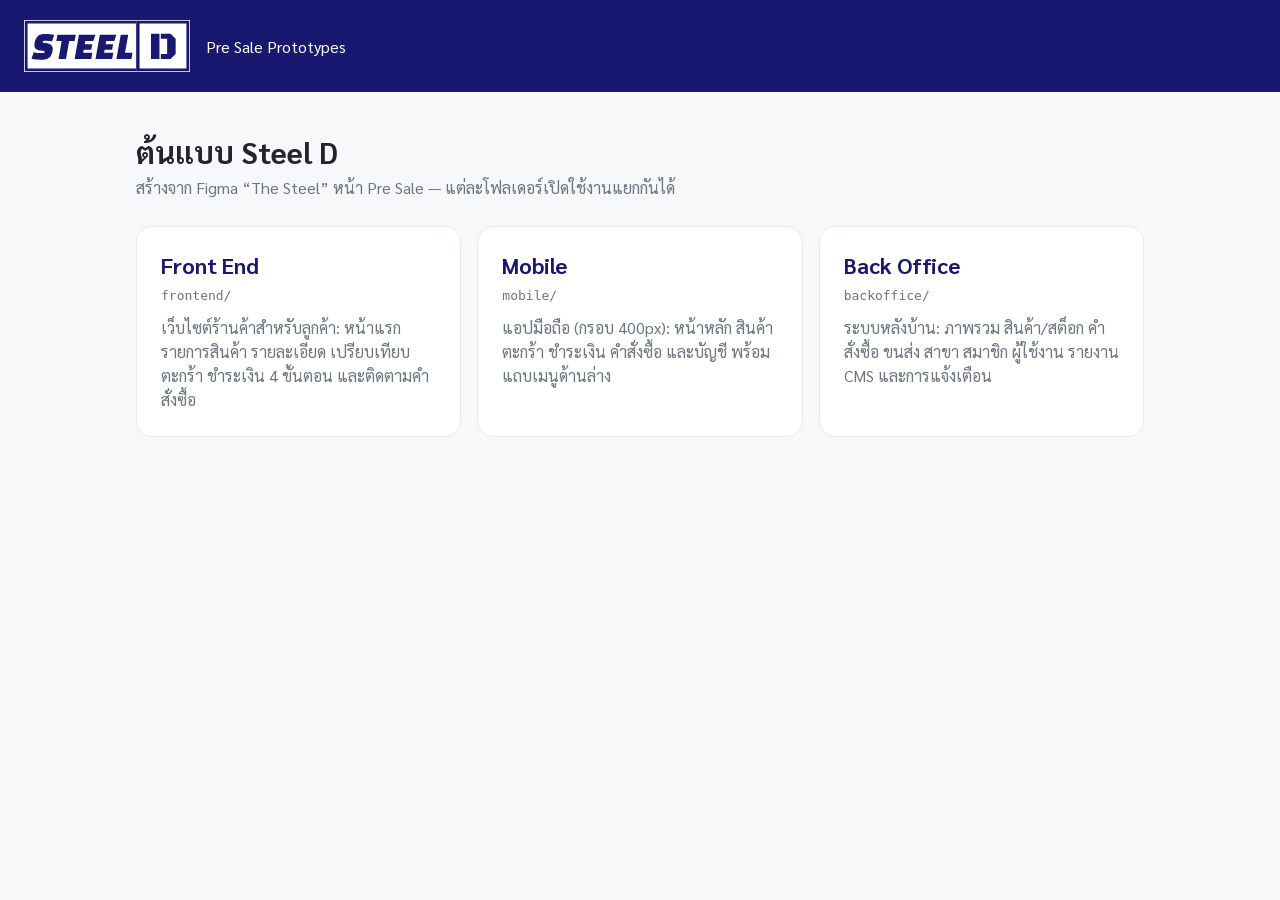
<file: index.html>
<!doctype html>
<html lang="th">
<head>
  <meta charset="utf-8">
  <meta name="viewport" content="width=device-width, initial-scale=1">
  <title>Steel D Prototypes</title>
  <link href="https://fonts.googleapis.com/css2?family=Sarabun:wght@400;600;700&display=swap" rel="stylesheet">
  <style>
    :root { --primary: #181871; --muted: #6b7580; --border: #e7eaed; --bg: #f7f8fa; }
    * { box-sizing: border-box; }
    body { margin: 0; font-family: 'Sarabun', system-ui, sans-serif; background: var(--bg); color: #22262b; }
    header { background: var(--primary); color: #fff; padding: 20px 24px; display: flex; align-items: center; gap: 16px; }
    header img { width: 166px; display: block; }
    main { max-width: 1040px; margin: 0 auto; padding: 40px 16px; }
    h1 { font-size: 30px; margin: 0 0 6px; }
    p.lead { color: var(--muted); margin: 0 0 28px; }
    .grid { display: grid; grid-template-columns: repeat(3, 1fr); gap: 16px; }
    a.card { background: #fff; border: 1px solid var(--border); border-radius: 16px; padding: 24px; text-decoration: none; color: inherit; transition: transform .15s, box-shadow .15s; display: block; }
    a.card:hover { transform: translateY(-2px); box-shadow: 0 12px 28px rgba(24,24,113,.12); }
    .card b { color: var(--primary); font-size: 22px; display: block; margin-bottom: 4px; }
    .card code { font-size: 13px; color: var(--muted); }
    .card p { color: var(--muted); line-height: 1.5; margin: 12px 0 0; }
    @media (max-width: 760px) { .grid { grid-template-columns: 1fr; } }
  </style>
</head>
<body>
  <header><img src="frontend/assets/logo.svg" alt="Steel D"><span>Pre Sale Prototypes</span></header>
  <main>
    <h1>ต้นแบบ Steel D</h1>
    <p class="lead">สร้างจาก Figma “The Steel” หน้า Pre Sale — แต่ละโฟลเดอร์เปิดใช้งานแยกกันได้</p>
    <div class="grid">
      <a class="card" href="frontend/index.html"><b>Front End</b><code>frontend/</code><p>เว็บไซต์ร้านค้าสำหรับลูกค้า: หน้าแรก รายการสินค้า รายละเอียด เปรียบเทียบ ตะกร้า ชำระเงิน 4 ขั้นตอน และติดตามคำสั่งซื้อ</p></a>
      <a class="card" href="mobile/index.html"><b>Mobile</b><code>mobile/</code><p>แอปมือถือ (กรอบ 400px): หน้าหลัก สินค้า ตะกร้า ชำระเงิน คำสั่งซื้อ และบัญชี พร้อมแถบเมนูด้านล่าง</p></a>
      <a class="card" href="backoffice/index.html"><b>Back Office</b><code>backoffice/</code><p>ระบบหลังบ้าน: ภาพรวม สินค้า/สต็อก คำสั่งซื้อ ขนส่ง สาขา สมาชิก ผู้ใช้งาน รายงาน CMS และการแจ้งเตือน</p></a>
    </div>
  </main>
</body>
</html>
</file>
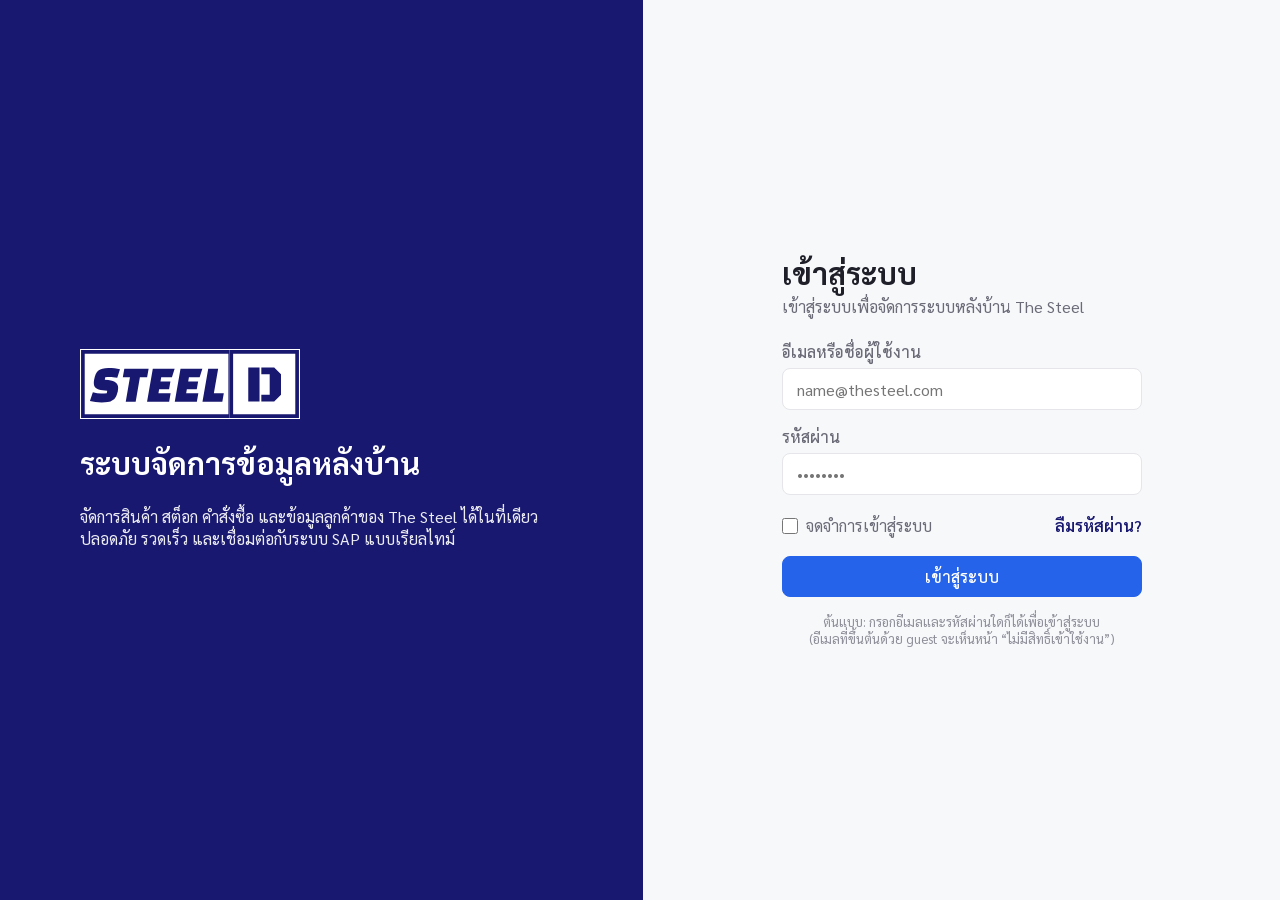
<file: backoffice/index.html>
<!doctype html>
<html lang="th">
<head>
  <meta charset="utf-8">
  <meta name="viewport" content="width=device-width, initial-scale=1">
  <title>Steel D Back Office</title>
  <link rel="icon" href="assets/favicon.png">
  <link rel="preconnect" href="https://fonts.googleapis.com">
  <link rel="preconnect" href="https://fonts.gstatic.com" crossorigin>
  <link href="https://fonts.googleapis.com/css2?family=Sarabun:wght@400;500;600;700&display=swap" rel="stylesheet">
  <link rel="stylesheet" href="css/style.css">
</head>
<body>
  <div id="app"></div>
  <script src="js/icons.js"></script>
  <script src="js/data.js"></script>
  <script src="js/ui.js"></script>
  <script src="js/app.js"></script>
  <script src="js/dashboard.js"></script>
  <script src="js/pages-core.js"></script>
  <script src="js/pages-products.js"></script>
  <script src="js/pages-ops.js"></script>
  <script src="js/pages-cms.js"></script>
  <script src="js/pages-more.js"></script>
</body>
</html>
</file>
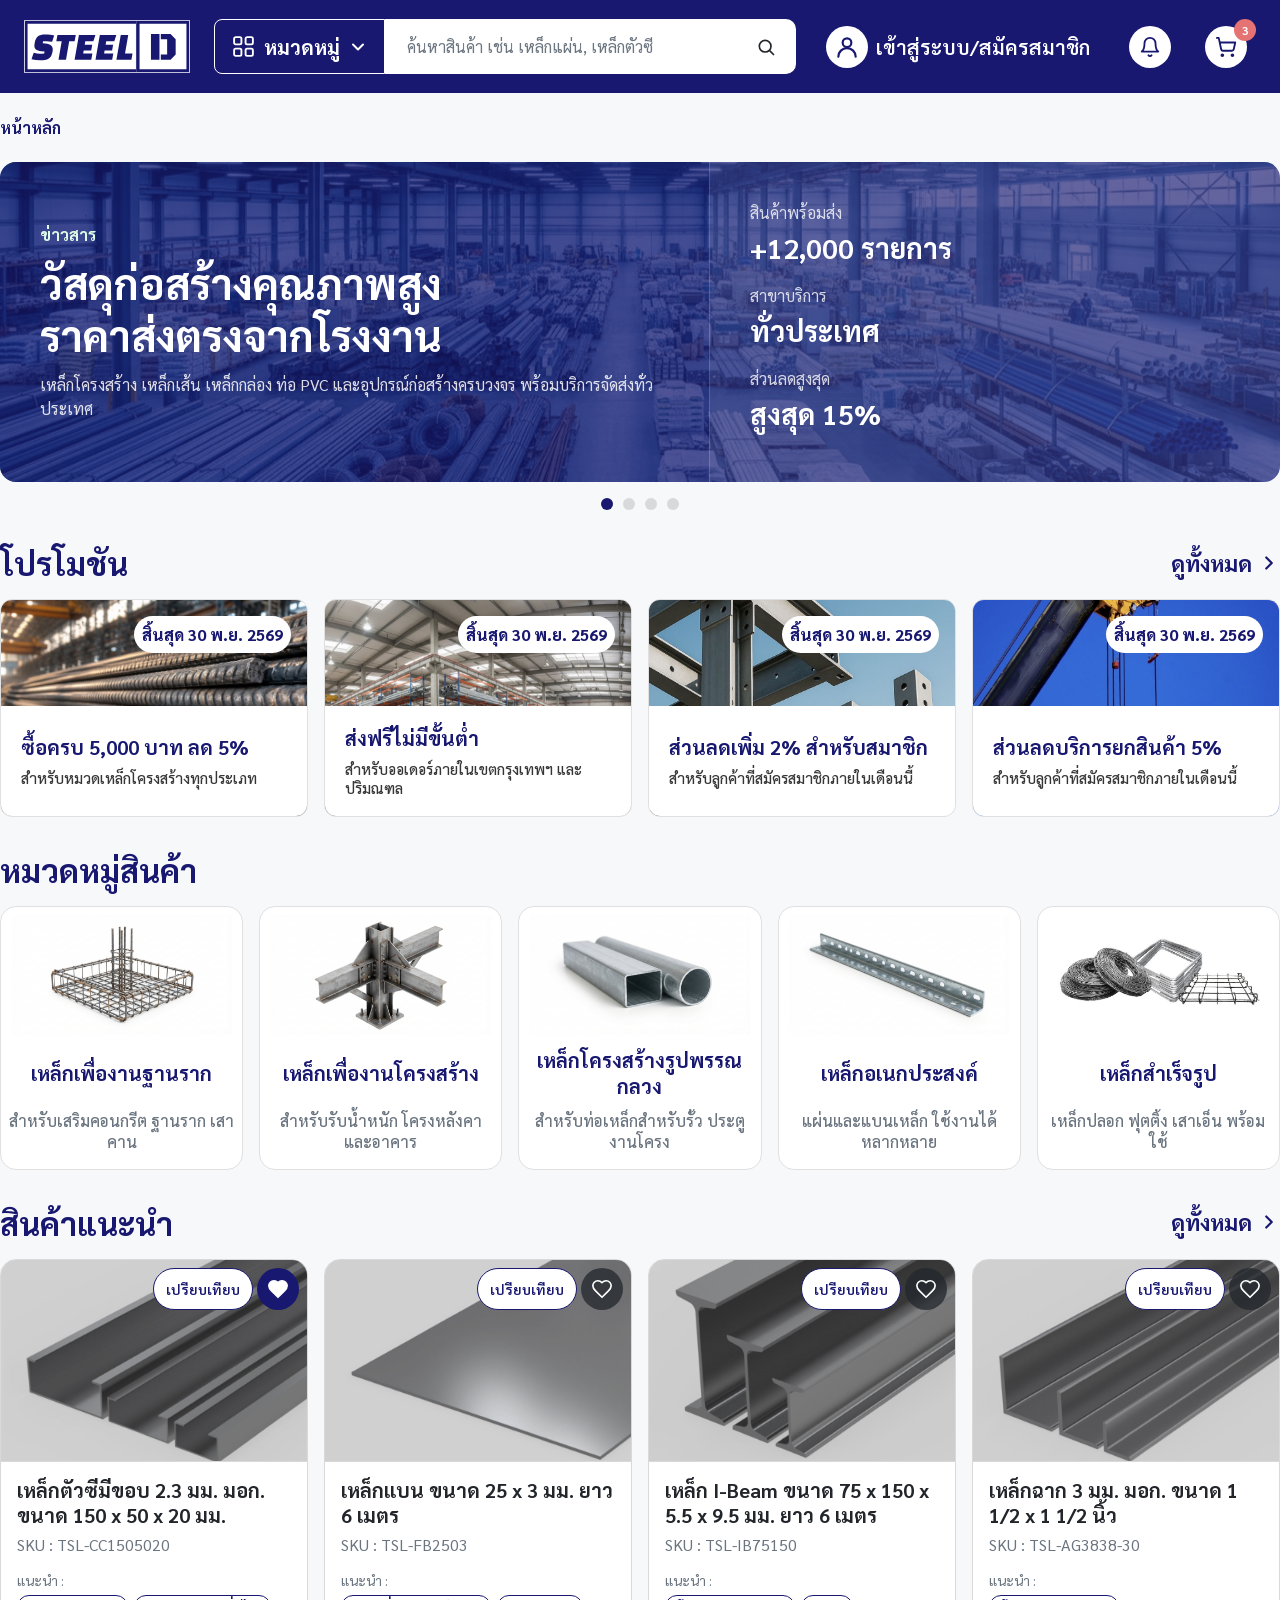
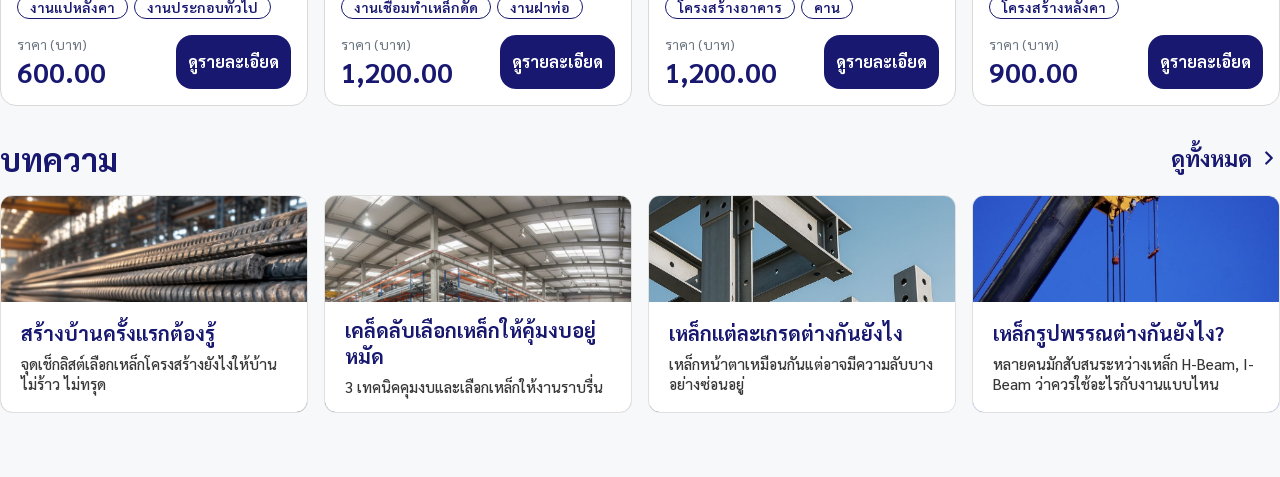
<file: frontend/index.html>
<!doctype html>
<html lang="th">
<head>
  <meta charset="utf-8">
  <meta name="viewport" content="width=device-width, initial-scale=1">
  <title>Steel D — ร้านค้าออนไลน์</title>
  <link rel="preconnect" href="https://fonts.googleapis.com">
  <link rel="preconnect" href="https://fonts.gstatic.com" crossorigin>
  <link href="https://fonts.googleapis.com/css2?family=Sarabun:wght@400;500;600;700;800&display=swap" rel="stylesheet">
  <link rel="stylesheet" href="css/style.css">
</head>
<body>
  <header class="header"></header>
  <main id="page"></main>
  <div id="compare-host"></div>
  <script src="js/store.js"></script>
  <script src="js/ui.js"></script>
  <script src="js/app.js"></script>
  <script src="js/pages.js"></script>
</body>
</html>
</file>
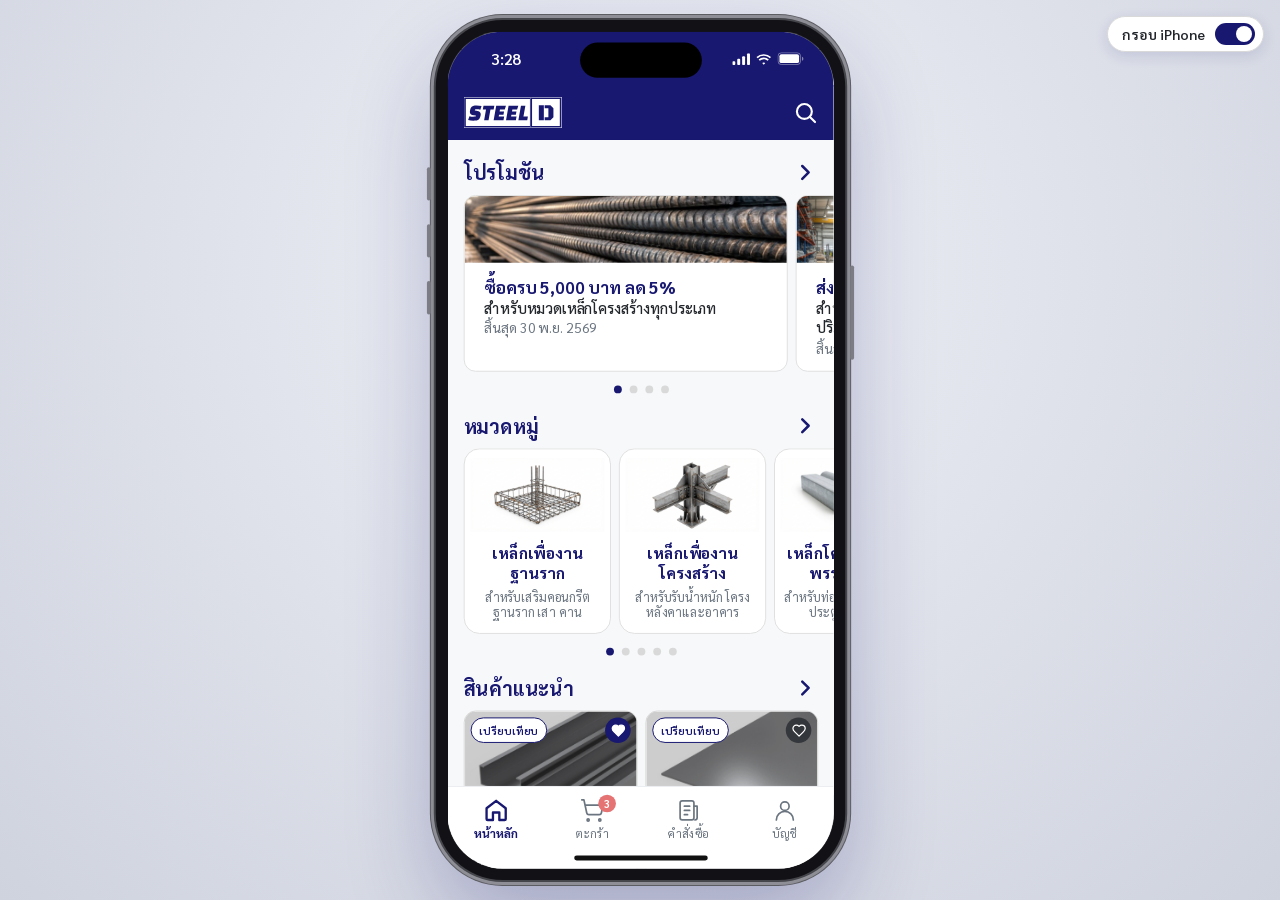
<file: mobile/index.html>
<!doctype html>
<html lang="th">
<head>
  <meta charset="utf-8">
  <meta name="viewport" content="width=device-width, initial-scale=1, viewport-fit=cover">
  <meta name="theme-color" content="#181871">
  <title>Steel D — แอปมือถือ</title>
  <link rel="preconnect" href="https://fonts.googleapis.com">
  <link rel="preconnect" href="https://fonts.gstatic.com" crossorigin>
  <link href="https://fonts.googleapis.com/css2?family=Sarabun:wght@400;500;600;700;800&display=swap" rel="stylesheet">
  <link rel="stylesheet" href="css/style.css">
</head>
<body>
  <!-- On desktop the app renders inside an iPhone frame; on phones the frame parts are hidden and the app is full-screen. -->
  <button class="frame-toggle" role="switch" aria-checked="true" data-frame-toggle>กรอบ iPhone <span class="sw" aria-hidden="true"></span></button>
  <div class="device">
    <div class="screen">
      <div class="statusbar" aria-hidden="true">
        <span class="sb-time" data-clock>9:41</span>
        <span class="sb-icons">
          <svg width="18" height="12" viewBox="0 0 18 12" fill="currentColor"><rect x="0" y="8" width="3" height="4" rx="1"/><rect x="5" y="5.5" width="3" height="6.5" rx="1"/><rect x="10" y="3" width="3" height="9" rx="1"/><rect x="15" y="0" width="3" height="12" rx="1"/></svg>
          <svg width="16" height="12" viewBox="0 0 16 12" fill="currentColor"><path d="M8 2.6c2.4 0 4.6.9 6.2 2.5l1.2-1.2A10.4 10.4 0 0 0 8 .9 10.4 10.4 0 0 0 .6 3.9l1.2 1.2A8.7 8.7 0 0 1 8 2.6Zm0 3.4c1.5 0 2.9.6 4 1.6l1.2-1.2A7.3 7.3 0 0 0 8 4.3a7.3 7.3 0 0 0-5.2 2.1L4 7.6A5.6 5.6 0 0 1 8 6Zm0 3.4c.6 0 1.1.2 1.6.6L8 11.6 6.4 10c.4-.4 1-.6 1.6-.6Z"/></svg>
          <svg width="27" height="13" viewBox="0 0 27 13" fill="none"><rect x="0.5" y="0.5" width="23" height="12" rx="3.5" stroke="currentColor" opacity=".4"/><rect x="2" y="2" width="20" height="9" rx="2" fill="currentColor"/><path d="M25 4.5v4c.8-.3 1.3-1.1 1.3-2s-.5-1.7-1.3-2Z" fill="currentColor" opacity=".5"/></svg>
        </span>
      </div>
      <div class="island" aria-hidden="true"></div>
      <div class="app">
        <header class="topbar"></header>
        <main id="page" class="content"></main>
      </div>
      <nav class="tabbar" aria-label="เมนูหลัก"></nav>
      <div class="home-indicator" aria-hidden="true"></div>
    </div>
  </div>
  <script src="js/store.js"></script>
  <script src="js/ui.js"></script>
  <script src="js/app.js"></script>
  <script src="js/pages.js"></script>
</body>
</html>
</file>
<file: backoffice/css/style.css>
/* Tokens from Figma variables (Pre Sale > Back Office) */
:root {
  --primary: #181871;
  --sidebar: #33408c;
  --link: #2563eb;
  --bg: #f7f8fa;
  --border: #e5e5ea;
  --surface: #ffffff;
  --text: #1f1f29;
  --text-muted: #6b6b78;
  --text-subtle: #8e8e99;
  --thead: #f3f4f6;
  --danger: #dc2626;
  --success: #16a34a;
  --avatar-bg: #eaddff;
  --avatar-fg: #4f378a;
  --radius: 12px;
  --radius-sm: 8px;
  --header-h: 87px;
  --sidebar-w: 250px;
  --font: 'Sarabun', system-ui, -apple-system, sans-serif;
}

* { box-sizing: border-box; }
[hidden] { display: none !important; }
html, body { margin: 0; padding: 0; }
body {
  font-family: var(--font);
  font-size: 16px;
  color: var(--text);
  background: var(--bg);
  -webkit-font-smoothing: antialiased;
}
a { color: var(--link); text-decoration: none; cursor: pointer; }
a:hover { text-decoration: underline; }
button, input, select, textarea { font-family: inherit; font-size: inherit; color: inherit; }
h1, h2, h3, p { margin: 0; }

/* ---------- Header ---------- */
.header {
  position: fixed; inset: 0 0 auto 0; height: var(--header-h); z-index: 30;
  background: var(--primary); color: #fff;
  display: flex; align-items: center; justify-content: space-between; padding: 16px 32px;
}
.header .logo { display: block; width: 150px; height: 47px; }
.header .logo img { width: 150px; height: 47px; display: block; }
.header-right { display: flex; align-items: center; gap: 38px; }
.icon-btn { background: none; border: 0; color: inherit; cursor: pointer; padding: 4px; display: inline-flex; border-radius: 8px; position: relative; }
.icon-btn:hover { background: rgba(255,255,255,0.08); }
.icon-btn .dot { position: absolute; top: 6px; right: 6px; width: 8px; height: 8px; border-radius: 50%; background: #ef4444; border: 2px solid var(--primary); }
.user-chip { display: flex; align-items: center; gap: 16px; cursor: pointer; position: relative; background: none; border: 0; color: #fff; padding: 0; }
.user-chip .name { font-weight: 700; font-size: 20px; }
.avatar { width: 48px; height: 48px; border-radius: 50%; background: var(--avatar-bg); color: var(--avatar-fg); display: grid; place-items: center; font-size: 22px; font-weight: 500; }
.hamburger { display: none; }

.dropdown {
  position: absolute; top: calc(100% + 10px); right: 0; min-width: 240px; background: #fff; color: var(--text);
  border: 1px solid var(--border); border-radius: var(--radius); box-shadow: 0 12px 32px rgba(24,24,113,0.14); padding: 8px; z-index: 40;
}
.dropdown .dd-label { font-size: 13px; color: var(--text-subtle); padding: 8px 12px 4px; }
.dropdown button { display: flex; width: 100%; align-items: center; gap: 10px; text-align: left; background: none; border: 0; padding: 10px 12px; border-radius: 8px; cursor: pointer; font-size: 15px; }
.dropdown button:hover { background: var(--bg); }
.dropdown button.on { color: var(--link); font-weight: 600; }
.dropdown hr { border: 0; border-top: 1px solid var(--border); margin: 6px 0; }
.notif-item { padding: 10px 12px; border-radius: 8px; font-size: 14px; }
.notif-item:hover { background: var(--bg); }
.notif-item small { display: block; color: var(--text-subtle); margin-top: 2px; }

/* ---------- Sidebar ---------- */
.sidebar {
  position: fixed; top: var(--header-h); left: 0; bottom: 0; width: var(--sidebar-w); z-index: 20;
  background: var(--sidebar); color: #fff; overflow-y: auto;
}
.nav-item {
  display: flex; align-items: center; gap: 16px; padding: 16px; width: 100%; cursor: pointer;
  background: none; border: 0; color: #fff; font-weight: 500; font-size: 16px; text-align: left; text-decoration: none;
}
.nav-item:hover { background: rgba(255,255,255,0.06); text-decoration: none; }
.nav-item .label { flex: 1; }
.nav-item svg { flex-shrink: 0; }
.nav-item.active { background: #fff; color: var(--primary); }
.nav-item .chev { transition: transform .15s; }
.nav-group.open > .nav-item .chev { transform: rotate(180deg); }
.nav-sub { display: none; }
.nav-group.open .nav-sub { display: block; }
.nav-sub a {
  display: block; padding: 12px 16px 12px 56px; color: #fff; font-size: 16px; font-weight: 500; text-decoration: none;
}
.nav-sub a:hover { background: rgba(255,255,255,0.06); }
.nav-sub a.active { background: #fff; color: var(--primary); }
.scrim { display: none; }

/* ---------- Main ---------- */
.main { margin-left: var(--sidebar-w); padding: calc(var(--header-h) + 28px) 32px 40px; min-height: 100vh; }
.page { max-width: 1440px; }
.page-head { display: flex; align-items: center; justify-content: space-between; gap: 16px; margin-bottom: 24px; flex-wrap: wrap; }
.page-title { font-size: 30px; font-weight: 700; line-height: 1.5; color: var(--text); }
.page-actions { display: flex; gap: 8px; flex-wrap: wrap; }

.card { background: var(--surface); border: 1px solid var(--border); border-radius: var(--radius); padding: 24px; }
.card + .card, .stack > * + * { margin-top: 24px; }
.card-head { display: flex; align-items: center; justify-content: space-between; gap: 12px; margin-bottom: 16px; flex-wrap: wrap; }
.card-title { font-size: 20px; font-weight: 700; }
.card-sub { font-size: 14px; color: var(--text-muted); margin-top: 2px; }
.muted { color: var(--text-muted); }
.subtle { color: var(--text-subtle); }
.grid-2 { display: grid; grid-template-columns: 1fr 1fr; gap: 24px; }
.grid-2 > .card + .card { margin-top: 0; }
.kpi-row { display: grid; grid-template-columns: repeat(4, 1fr); gap: 20px; margin-bottom: 24px; }
.kpi { background: #fff; border: 1px solid var(--border); border-radius: var(--radius); padding: 20px; text-align: center; }
.kpi .k-label { font-size: 16px; color: var(--text-muted); font-weight: 500; }
.kpi .k-value { font-size: 30px; font-weight: 700; margin-top: 4px; }

/* ---------- Buttons ---------- */
.btn {
  display: inline-flex; align-items: center; justify-content: center; gap: 6px; height: 41px; padding: 0 16px;
  border-radius: var(--radius-sm); border: 1px solid var(--border); background: #fff; cursor: pointer; font-weight: 500; font-size: 16px; white-space: nowrap; color: var(--text);
}
.btn:hover { background: #f4f5f8; text-decoration: none; }
.btn-primary { background: var(--link); border-color: var(--link); color: #fff; }
.btn-primary:hover { background: #1d4fd7; }
.btn-danger-outline { border-color: var(--danger); color: var(--danger); }
.btn-danger-outline:hover { background: #fef2f2; }
.btn-block { width: 100%; }
.btn:disabled { opacity: .45; cursor: not-allowed; }
.link-danger { color: var(--danger); }
.actions-cell a { margin-right: 10px; font-size: 15px; }
.actions-cell a.disabled { color: #c3c3cc; pointer-events: none; }

/* ---------- Forms ---------- */
.filters { display: grid; gap: 8px 8px; margin-bottom: 24px; align-items: end; }
.field { display: flex; flex-direction: column; gap: 6px; min-width: 0; }
.field > label, .field-label { font-size: 16px; color: var(--text-muted); font-weight: 500; }
.req { color: var(--danger); margin-left: 2px; }
.hint-red { color: var(--danger); font-size: 13px; margin-top: -2px; }
.input, .select, .textarea {
  width: 100%; height: 42px; padding: 0 14px; border: 1px solid var(--border); border-radius: var(--radius-sm); background: #fff; outline: none;
}
.textarea { height: auto; min-height: 90px; padding: 10px 14px; resize: vertical; line-height: 1.5; }
.input:focus, .select:focus, .textarea:focus { border-color: var(--link); box-shadow: 0 0 0 3px rgba(37,99,235,0.12); }
.input.invalid, .textarea.invalid { border-color: var(--danger); }
.select { appearance: none; padding-right: 40px; cursor: pointer;
  background: #fff url("data:image/svg+xml,%3Csvg xmlns='http://www.w3.org/2000/svg' width='16' height='16' fill='none' stroke='%231f1f29' stroke-width='1.6' viewBox='0 0 24 24'%3E%3Cpath d='m6 9 6 6 6-6'/%3E%3C/svg%3E") no-repeat right 14px center; }
.input-icon { position: relative; }
.input-icon svg { position: absolute; top: 50%; transform: translateY(-50%); color: var(--text-subtle); pointer-events: none; }
.input-icon.left svg { left: 14px; }
.input-icon.left .input { padding-left: 40px; }
.input-icon.right svg { right: 14px; }
.input-icon.right .input { padding-right: 42px; }
.form-grid { display: grid; gap: 16px; }
.form-grid.cols-2 { grid-template-columns: 1fr 1fr; }
.form-grid.cols-5 { grid-template-columns: repeat(5, 1fr); }
.form-footer { display: flex; justify-content: flex-end; gap: 12px; margin-top: 24px; }
.counter { font-size: 13px; color: var(--text-subtle); text-align: right; }
.check { display: inline-flex; align-items: center; gap: 8px; cursor: pointer; }
.check input { width: 16px; height: 16px; accent-color: var(--link); margin: 0; }
.radio-row { display: flex; gap: 24px; flex-wrap: wrap; }
.radio-row label { display: inline-flex; align-items: center; gap: 8px; cursor: pointer; font-weight: 500; }
.radio-row input { width: 20px; height: 20px; accent-color: var(--link); margin: 0; }
.option-card { display: flex; gap: 14px; align-items: flex-start; padding: 16px 20px; border: 1px solid var(--border); border-radius: var(--radius-sm); cursor: pointer; }
.option-card + .option-card { margin-top: 14px; }
.option-card input { width: 20px; height: 20px; margin-top: 4px; accent-color: var(--link); }
.option-card.on { background: #f3f7ff; border-color: #bfd3fb; }
.option-card small, .check-block small { display: block; color: var(--text-muted); font-size: 14px; }
.check-block { display: flex; gap: 10px; align-items: flex-start; cursor: pointer; }
.check-block + .check-block { margin-top: 16px; }
.check-block input { width: 18px; height: 18px; margin-top: 4px; accent-color: var(--link); }

.dropzone {
  border: 1.5px dashed #d6d6de; border-radius: var(--radius-sm); background: #f6f6f9; padding: 28px 16px; text-align: center; cursor: pointer;
  display: flex; flex-direction: column; align-items: center; gap: 4px; transition: background .15s, border-color .15s;
}
.dropzone:hover, .dropzone.drag { background: #eef3ff; border-color: var(--link); }
.dropzone .dz-title { font-weight: 500; margin-top: 6px; }
.dropzone .dz-hint { font-size: 14px; color: var(--text-subtle); }
.dropzone .dz-file { margin-top: 6px; font-size: 14px; color: var(--link); font-weight: 600; }
.image-box { border: 1px solid var(--border); border-radius: var(--radius-sm); padding: 28px 16px 20px; text-align: center; }
.image-box img { width: 292px; height: 292px; object-fit: cover; display: block; margin: 0 auto 8px; max-width: 100%; }

/* ---------- Tables ---------- */
.table-wrap { overflow-x: auto; }
table.tbl { width: 100%; border-collapse: collapse; }
.tbl th { background: var(--thead); color: var(--text-muted); font-weight: 500; font-size: 14px; text-align: left; padding: 10px 16px; white-space: nowrap; }
.tbl th:first-child { border-top-left-radius: 6px; }
.tbl th:last-child { border-top-right-radius: 6px; }
.tbl td { padding: 16px; border-bottom: 1px solid var(--border); font-weight: 500; vertical-align: middle; }
.tbl.compact td { padding: 12px 16px; font-size: 15px; white-space: nowrap; }
.tbl tr.row-click { cursor: pointer; }
.tbl tr.row-click:hover td { background: #fafbff; }
.tbl td.num, .tbl th.num { text-align: right; }
.tbl .empty { text-align: center; color: var(--text-subtle); padding: 40px; }
.th-sort { cursor: pointer; user-select: none; }
.th-sort svg { vertical-align: -3px; }
.ellipsis { max-width: 360px; overflow: hidden; text-overflow: ellipsis; white-space: nowrap; }

.badge { display: inline-block; padding: 2px 10px; border-radius: 999px; font-size: 14px; font-weight: 500; white-space: nowrap; line-height: 1.6; }
.b-green { background: #dcfce7; color: #16a34a; }
.b-amber { background: #fef3c7; color: #c2410c; }
.b-sky { background: #e0f2fe; color: #0284c7; }
.b-purple { background: #f3e8ff; color: #7e22ce; }
.b-red { background: #fee2e2; color: #dc2626; }
.b-gray { background: #f1f1f4; color: #6b6b78; }
.b-blue { background: #e0e9ff; color: #3b5bdb; }
.pill-outline { display: inline-block; padding: 6px 12px; border: 1px solid var(--border); border-radius: 999px; font-size: 15px; white-space: nowrap; }

.pager { display: flex; align-items: center; justify-content: space-between; gap: 16px; margin-top: 20px; flex-wrap: wrap; }
.pager .info { display: flex; align-items: center; gap: 16px; color: var(--text-muted); flex-wrap: wrap; }
.pager .select { width: auto; height: 34px; padding-left: 12px; font-weight: 500; color: var(--text); }
.pages { display: flex; align-items: center; gap: 4px; }
.pages button { min-width: 30px; height: 34px; padding: 0 8px; border: 0; background: none; border-radius: 6px; cursor: pointer; font-weight: 500; color: var(--text-muted); }
.pages button.on { background: var(--link); color: #fff; }
.pages button.nav { border: 1px solid var(--border); padding: 0 12px; color: var(--text); background: #fff; }
.pages button:disabled { color: #c3c3cc; cursor: not-allowed; }

/* ---------- Dashboard ---------- */
.chips { display: flex; gap: 8px; flex-wrap: wrap; }
.chip { height: 32px; padding: 0 12px; border-radius: 999px; border: 1px solid var(--border); background: #fff; cursor: pointer; font-size: 14px; color: var(--text-muted); display: inline-flex; align-items: center; gap: 4px; }
.chip.on { background: var(--primary); color: #fff; border-color: var(--primary); font-weight: 600; }
.stats-4 { display: grid; grid-template-columns: repeat(4, 1fr); margin: 8px 0 28px; }
.stat { text-align: center; padding: 4px 12px; }
.stat + .stat { border-left: 1px solid var(--border); }
.stat .s-label { font-size: 14px; color: var(--text-muted); }
.stat .s-value { font-size: 28px; font-weight: 700; margin: 2px 0 4px; }
.delta { display: inline-block; font-size: 12px; font-weight: 700; color: #16a34a; background: #dcfce7; padding: 1px 8px; border-radius: 999px; }
.delta.down { color: #dc2626; background: #fee2e2; }
.delta.flat { color: var(--text-muted); background: #f1f1f4; }
.legend { display: flex; gap: 16px; font-size: 14px; color: var(--text-muted); flex-wrap: wrap; }
.legend i { display: inline-block; width: 10px; height: 10px; border-radius: 2px; margin-right: 6px; vertical-align: 0; }
.chart-box { border: 1px solid var(--border); border-radius: var(--radius-sm); padding: 16px 16px 8px; position: relative; margin-bottom: 28px; }
.chart-box svg { display: block; width: 100%; height: auto; }
.chart-tip { position: absolute; pointer-events: none; background: #fff; border: 1px solid var(--border); border-radius: 8px; box-shadow: 0 6px 18px rgba(0,0,0,0.08); padding: 8px 12px; font-size: 13px; white-space: nowrap; display: none; }
.chart-tip b { font-weight: 700; }
.donut-wrap { display: grid; grid-template-columns: 220px 1fr; gap: 40px; align-items: center; margin-bottom: 28px; }
.donut-list { display: grid; gap: 14px; }
.donut-list .row { display: flex; justify-content: space-between; gap: 16px; font-weight: 500; }
.donut-list .row i { display: inline-block; width: 10px; height: 10px; border-radius: 2px; margin-right: 10px; }
.bar-track { height: 8px; border-radius: 999px; background: #e7e8ee; min-width: 120px; }
.bar-fill { height: 100%; border-radius: 999px; background: var(--primary); }

/* ---------- Order detail ---------- */
.stepper { display: flex; justify-content: center; gap: 0; padding: 12px 0 4px; overflow-x: auto; }
.step { width: 156px; flex-shrink: 0; position: relative; }
.step .circle { width: 34px; height: 34px; border-radius: 50%; display: grid; place-items: center; font-weight: 700; background: #e5e7eb; color: #6b7280; position: relative; z-index: 1; }
.step.done .circle { background: var(--link); color: #fff; }
.step.current .circle { background: #f5a300; color: #fff; }
.step:not(:last-child)::after { content: ''; position: absolute; left: 34px; right: 0; top: 16px; height: 2px; background: #e5e7eb; }
.step.done:not(:last-child)::after { background: #16a34a; }
.step .s-name { margin-top: 6px; font-size: 14px; font-weight: 500; }
.step:not(.done):not(.current) .s-name { color: var(--text-subtle); }
.step .s-time { font-size: 12px; color: var(--text-subtle); }
.kv-grid { display: grid; gap: 14px 24px; }
.kv-grid.c2 { grid-template-columns: 1fr 1fr; }
.kv-grid.c3 { grid-template-columns: repeat(3, 1fr); }
.kv .k { font-size: 14px; color: var(--text-subtle); }
.kv .v { font-weight: 500; }
.total-row td { background: var(--thead); font-weight: 700; }
.tbl .total-row td.big { font-size: 22px; }

/* ---------- Stock ---------- */
.seg { display: grid; grid-template-columns: 1fr 1fr; gap: 8px; }
.seg button { height: 44px; border: 1px solid var(--border); background: #fff; border-radius: var(--radius-sm); cursor: pointer; font-weight: 500; color: var(--text-muted); display: inline-flex; align-items: center; justify-content: center; gap: 8px; }
.seg button.in.on { background: #e8f9ee; border-color: #16a34a; color: #15803d; }
.seg button.out.on { background: #fef2f2; border-color: #dc2626; color: #b91c1c; }
.calc { display: flex; align-items: center; gap: 18px; justify-content: center; border: 1px solid var(--border); background: #f8f9fb; border-radius: var(--radius-sm); padding: 16px 20px; margin: 24px auto; width: fit-content; max-width: 100%; flex-wrap: wrap; }
.calc .c-label { font-size: 14px; color: var(--text-muted); }
.calc .c-val { font-size: 20px; font-weight: 700; }
.calc .eq { font-size: 26px; color: var(--text-muted); }
.alert-warn { background: #fef3c7; color: #b45309; border-radius: var(--radius-sm); padding: 12px 16px; font-weight: 500; margin: 16px 0; }

/* ---------- Category accordion ---------- */
.cat-row .tog { color: var(--link); display: inline-flex; vertical-align: middle; margin-right: 10px; transition: transform .15s; }
.cat-row.open .tog { transform: rotate(180deg); }
.cat-row.open td { background: #dbe6ff; border-bottom-color: transparent; }
.cat-detail > td { background: #dbe6ff; padding: 0 16px 16px !important; }
.cat-detail .inner { background: #fff; border-radius: var(--radius); overflow: hidden; }
.cat-detail .inner .tbl th { background: #f3f4f6; }
.cat-detail .inner .tbl tr:last-child td { border-bottom: 0; }

/* ---------- SEO ---------- */
.tabs { display: flex; gap: 8px; border-bottom: 1px solid var(--border); margin-bottom: 24px; }
.tabs button { background: none; border: 0; padding: 10px 16px; cursor: pointer; font-weight: 500; color: var(--text-muted); border-bottom: 2px solid transparent; margin-bottom: -1px; }
.tabs button.on { color: var(--link); border-bottom-color: var(--link); font-weight: 700; }
.serp-wrap { border: 1.5px dashed #c9c9d2; border-radius: var(--radius-sm); padding: 24px; display: flex; justify-content: center; }
.serp { border: 1px solid var(--border); border-radius: var(--radius); padding: 12px 14px; max-width: 600px; width: 100%; }
.serp .site { display: flex; gap: 14px; align-items: center; font-size: 14px; }
.serp .site img { width: 32px; height: 32px; }
.serp .s-title { color: #1a0dab; font-size: 22px; margin: 6px 0 4px; word-break: break-word; }
.serp .s-desc { font-size: 13px; color: var(--text-muted); }
.bot-row { display: flex; align-items: center; justify-content: space-between; padding: 14px 0; border-bottom: 1px solid var(--border); gap: 16px; }
.switch { position: relative; width: 44px; height: 24px; flex-shrink: 0; }
.switch input { opacity: 0; width: 0; height: 0; }
.switch span { position: absolute; inset: 0; background: #d4d4dc; border-radius: 999px; cursor: pointer; transition: .15s; }
.switch span::before { content: ''; position: absolute; width: 18px; height: 18px; left: 3px; top: 3px; background: #fff; border-radius: 50%; transition: .15s; }
.switch input:checked + span { background: var(--link); }
.switch input:checked + span::before { transform: translateX(20px); }
.mono { font-family: ui-monospace, Menlo, monospace; font-size: 14px; }

/* ---------- Editor ---------- */
.editor { border: 1px solid var(--border); border-radius: var(--radius-sm); }
.editor .toolbar { display: flex; align-items: center; gap: 4px; padding: 10px 24px; border-bottom: 1px solid var(--border); flex-wrap: wrap; }
.editor .toolbar select { border: 0; background: none; font-size: 14px; padding: 4px; cursor: pointer; }
.editor .toolbar button { background: none; border: 0; width: 32px; height: 32px; border-radius: 6px; cursor: pointer; font-weight: 700; }
.editor .toolbar button:hover { background: var(--bg); }
.editor .toolbar .sep { width: 1px; height: 20px; background: var(--border); margin: 0 6px; }
.editor .content { min-height: 300px; padding: 20px; outline: none; line-height: 1.6; }
.editor .content h2 { color: var(--primary); font-size: 22px; margin-bottom: 6px; }

/* ---------- Placeholder ---------- */
.placeholder { text-align: center; padding: 64px 24px; color: var(--text-muted); }
.placeholder svg { color: #c3c3cc; margin-bottom: 12px; }
.placeholder h2 { color: var(--text); font-size: 20px; margin-bottom: 6px; }

/* ---------- Login ---------- */
.login { display: grid; grid-template-columns: 760fr 752fr; min-height: 100vh; }
.login-brand { background: var(--primary); color: #fff; display: flex; flex-direction: column; justify-content: center; padding: 80px; }
.login-brand img { width: 220px; max-width: 100%; margin-bottom: 24px; }
.login-brand h1 { font-size: 30px; font-weight: 700; margin-bottom: 24px; }
.login-brand p { font-size: 16px; line-height: 1.4; max-width: 580px; opacity: .92; }
.login-form { display: flex; align-items: center; justify-content: center; padding: 40px 24px; background: var(--bg); }
.login-form form { width: 360px; max-width: 100%; }
.login-form h2 { font-size: 30px; font-weight: 700; }
.login-form .lead { color: var(--text-muted); margin: 4px 0 24px; }
.login-form .field + .field { margin-top: 16px; }
.login-row { display: flex; justify-content: space-between; align-items: center; margin: 20px 0; font-size: 16px; }
.login-row .check { color: var(--text-muted); }
.login-row a { font-weight: 600; color: var(--primary); }
.err { color: var(--danger); font-size: 14px; margin-top: 10px; display: none; }

/* ---------- Modal / toast ---------- */
.modal-back { position: fixed; inset: 0; background: rgba(15,15,40,0.45); z-index: 100; display: grid; place-items: center; padding: 16px; }
.modal { background: #fff; border-radius: var(--radius); width: 480px; max-width: 100%; max-height: 90vh; overflow: auto; padding: 24px; box-shadow: 0 24px 60px rgba(0,0,0,0.2); }
.modal h3 { font-size: 20px; font-weight: 700; margin-bottom: 8px; }
.modal .m-body { color: var(--text-muted); }
.modal .form-grid { margin-top: 16px; }
.toast-host { position: fixed; right: 24px; bottom: 24px; z-index: 200; display: grid; gap: 8px; }
.toast { background: #111827; color: #fff; padding: 12px 16px; border-radius: 10px; box-shadow: 0 10px 30px rgba(0,0,0,0.2); display: flex; align-items: center; gap: 10px; font-size: 15px; animation: tin .2s ease-out; max-width: 360px; }
.toast.ok svg { color: #4ade80; }
.toast.warn svg { color: #fbbf24; }
@keyframes tin { from { transform: translateY(8px); opacity: 0; } }

/* ---------- Responsive ---------- */
@media (max-width: 1200px) {
  .kpi-row, .stats-4 { grid-template-columns: repeat(2, 1fr); }
  .stat:nth-child(3) { border-left: 0; }
  .stats-4 { row-gap: 20px; }
  .form-grid.cols-5 { grid-template-columns: repeat(3, 1fr); }
}
@media (max-width: 960px) {
  .hamburger { display: inline-flex; }
  .header { padding: 12px 16px; height: 72px; }
  :root { --header-h: 72px; }
  .header .logo { width: 120px; height: 38px; }
  .header .logo img { width: 120px; height: 38px; }
  .header-left { display: flex; align-items: center; gap: 12px; }
  .header-right { gap: 16px; }
  .user-chip .name { display: none; }
  .avatar { width: 40px; height: 40px; font-size: 18px; }
  .sidebar { transform: translateX(-100%); transition: transform .2s; z-index: 50; }
  body.nav-open .sidebar { transform: none; }
  body.nav-open .scrim { display: block; position: fixed; inset: var(--header-h) 0 0 0; background: rgba(0,0,0,0.35); z-index: 45; }
  .main { margin-left: 0; padding: calc(var(--header-h) + 20px) 16px 32px; }
  .grid-2, .form-grid.cols-2, .kv-grid.c2, .kv-grid.c3, .donut-wrap { grid-template-columns: 1fr; }
  .grid-2 > .card + .card { margin-top: 0; }
  .donut-wrap svg { margin: 0 auto; }
  .login { grid-template-columns: 1fr; }
  .login-brand { padding: 40px 24px; }
  .filters { grid-template-columns: 1fr !important; }
}
@media (max-width: 600px) {
  .kpi-row, .stats-4, .form-grid.cols-5 { grid-template-columns: 1fr; }
  .stat + .stat { border-left: 0; border-top: 1px solid var(--border); padding-top: 16px; }
  .card { padding: 16px; }
  .page-title { font-size: 24px; }
}

@media print {
  .header, .sidebar, .page-actions, .form-footer, .btn { display: none !important; }
  .main { margin: 0; padding: 0; }
  body { background: #fff; }
}

/* ---------- Total Features additions ---------- */
.modal.wide { width: 760px; }
.form-card { background: #fff; border: 1px solid var(--border); border-radius: var(--radius); padding: 24px 32px; }
.form-card + .form-card { margin-top: 24px; }
.form-card h2 { font-size: 20px; font-weight: 700; margin-bottom: 16px; }
.form-card hr { border: 0; border-top: 1px solid var(--border); margin: 20px 0; }
.form-grid.cols-3 { grid-template-columns: repeat(3, 1fr); }
.form-grid .span-2 { grid-column: span 2; }

/* permission groups */
.perm-grid { display: grid; grid-template-columns: 1fr 1fr; gap: 20px 24px; }
.perm-group .head { display: flex; align-items: center; gap: 10px; padding-bottom: 10px; border-bottom: 1px solid var(--border); margin-bottom: 10px; font-weight: 500; cursor: pointer; }
.perm-group .head input, .perm-group .items input { width: 16px; height: 16px; accent-color: var(--link); margin: 0; }
.perm-group .items { display: grid; gap: 8px; padding-left: 26px; }
.perm-group .items label { display: flex; align-items: center; gap: 10px; cursor: pointer; }
.perm-group .items label.off { color: var(--text-subtle); }

/* role chips (user form) */
.role-box { background: #f3f4f6; border-radius: var(--radius-sm); padding: 16px; }
.role-box .lbl { color: var(--text-muted); margin-bottom: 8px; }
.role-chips { display: flex; flex-wrap: wrap; gap: 8px; }
.role-chip { border: 1px solid var(--border); background: #fff; border-radius: 999px; padding: 6px 12px; cursor: pointer; font-weight: 600; }
.role-chip small { font-weight: 400; color: var(--text-muted); font-size: 15px; }
.role-chip.on { border-color: var(--link); background: #eef3ff; color: var(--link); box-shadow: 0 0 0 2px rgba(37,99,235,.15); }

/* branch map */
.map { position: relative; height: 260px; border-radius: var(--radius-sm); overflow: hidden; background: #e2ede6;
  background-image: linear-gradient(#cfdcd3 1px, transparent 1px), linear-gradient(90deg, #cfdcd3 1px, transparent 1px); background-size: 100px 50px; }
.map .zone { position: absolute; left: 50%; top: 50%; transform: translate(-50%, -50%); border: 1.5px dashed var(--link); background: rgba(37,99,235,.08); border-radius: 50%; transition: width .2s, height .2s; }
.map .pin { position: absolute; left: 50%; top: 50%; transform: translate(-50%, -100%); color: #dc2626; }
.map .coord { position: absolute; left: 12px; bottom: 12px; background: #fff; border-radius: 6px; padding: 4px 12px; font-size: 13px; }
.info-note { background: #f3f7ff; color: var(--link); border-radius: 6px; padding: 8px 12px; font-size: 14px; margin-top: 16px; }

/* image + document upload lists */
.thumbs { display: flex; gap: 12px; flex-wrap: wrap; justify-content: center; }
.thumb { width: 138px; border: 1px solid var(--border); border-radius: 8px; overflow: hidden; background: #fff; }
.thumb img { width: 100%; height: 100px; object-fit: cover; display: block; }
.thumb div { display: flex; justify-content: space-between; align-items: center; padding: 6px 8px; font-size: 13px; gap: 4px; }
.thumb button { border: 0; background: none; color: var(--text-muted); cursor: pointer; padding: 0; display: flex; }
.doc-row { display: flex; align-items: center; gap: 14px; border: 1px solid var(--border); border-radius: 8px; padding: 10px 14px; margin-bottom: 8px; }
.doc-row .ic { width: 36px; height: 36px; border-radius: 8px; background: #f3f4f6; display: grid; place-items: center; color: var(--text-muted); }
.doc-row b { display: block; font-weight: 600; }
.doc-row small { color: var(--text-muted); }
.doc-row button { margin-left: auto; border: 0; background: none; color: #dc2626; cursor: pointer; }
.sku-table { width: 100%; border-collapse: separate; border-spacing: 0; background: #f9fafb; border-radius: 10px; overflow: hidden; }
.sku-table th { background: #eef0f3; color: var(--text-muted); font-weight: 500; font-size: 14px; text-align: left; padding: 10px 8px; }
.sku-table td { padding: 6px 4px; }
.sku-table input { width: 100%; height: 38px; border: 1px solid var(--border); border-radius: 6px; padding: 0 10px; background: #fff; }
.sku-table .x { border: 0; background: none; color: #dc2626; cursor: pointer; font-size: 20px; }
.sku-table .add { border: 0; background: none; color: var(--link); cursor: pointer; font-size: 22px; font-weight: 700; }

/* category preview card */
.preview-wrap { border: 1.5px dashed #c9c9d2; border-radius: var(--radius-sm); padding: 24px; display: flex; justify-content: center; }
.cat-preview { width: 256px; border: 2px solid #dcdce3; border-radius: 16px; padding: 8px 8px 20px; text-align: center; background: #fff; }
.cat-preview img { width: 100%; height: 180px; object-fit: contain; }
.cat-preview b { display: block; color: var(--primary); font-size: 24px; margin: 8px 0; }
.cat-preview span { color: var(--text-muted); }

/* success popup */
.ok-icon { width: 72px; height: 72px; border-radius: 50%; background: #dcfce7; color: #16a34a; display: grid; place-items: center; margin: 0 auto 16px; }
.modal.center { text-align: center; }
.modal.center .sumbox { text-align: left; border: 1px solid var(--border); border-radius: var(--radius-sm); background: #f8f9fb; padding: 14px 16px; margin-top: 18px; }
.modal.center .sumbox .row { display: flex; justify-content: space-between; padding: 4px 0; }
.modal.center .sumbox .row span:first-child { color: var(--text-muted); }
.modal.center .foot2 { display: grid; grid-template-columns: 1fr 1fr; gap: 12px; margin-top: 20px; }

/* auth sub-pages */
.auth-icon { width: 40px; height: 40px; border-radius: 10px; display: grid; place-items: center; margin-bottom: 14px; background: #e8edff; color: var(--primary); }
.auth-icon.red { background: #fee2e2; color: #dc2626; }
.back-link { display: inline-block; margin-top: 20px; color: var(--primary); font-weight: 500; }
.support { display: flex; align-items: center; gap: 10px; border: 1px solid var(--border); background: #fff; border-radius: 8px; padding: 10px 12px; color: var(--text-muted); margin: 20px 0; font-size: 14px; }
.cancel-steps .step { width: 180px; }
.step.ok .circle { background: #16a34a; color: #fff; }

@media (max-width: 960px) {
  .perm-grid, .form-grid.cols-3 { grid-template-columns: 1fr; }
  .form-grid .span-2 { grid-column: auto; }
  .form-card { padding: 20px 16px; }
}
</file>
<file: frontend/css/style.css>
/* Steel D storefront — tokens from Figma "Pre Sale > Front End" */
:root {
  --primary: #181871;
  --primary-soft: #eef3ff;
  --text: #22262b;
  --muted: #6b7580;
  --subtle: #9aa1a9;
  --border: #d9d9d9;
  --border-soft: #e7eaed;
  --bg: #f7f8fa;
  --surface: #fff;
  --success: #16a34a;
  --success-bg: #e3f9e9;
  --danger: #dc2626;
  --danger-bg: #fde8e8;
  --badge: #e57373;
  --radius: 16px;
  --radius-sm: 8px;
  --font: 'Sarabun', system-ui, -apple-system, sans-serif;
  --max: 1372px;
}
* { box-sizing: border-box; }
html, body { margin: 0; }
body { font-family: var(--font); color: var(--text); background: var(--bg); font-size: 16px; -webkit-font-smoothing: antialiased; }
a { color: inherit; text-decoration: none; cursor: pointer; }
button, input, select, textarea { font: inherit; color: inherit; }
h1, h2, h3, p { margin: 0; }
img { display: block; max-width: 100%; }

.container { max-width: var(--max); margin: 0 auto; padding: 0 24px; }
.page { padding: 24px 0 64px; }

/* ---------- Header ---------- */
.header { background: var(--primary); color: #fff; position: sticky; top: 0; z-index: 30; }
.header-inner { max-width: 1500px; margin: 0 auto; height: 93px; display: flex; align-items: center; gap: 24px; padding: 0 24px; }
.header .logo { width: 166px; height: 53px; flex-shrink: 0; }
.header .logo img { width: 166px; height: 53px; display: block; }
.searchbar { display: flex; flex: 0 1 704px; margin-left: auto; position: relative; }
.cat-btn { display: flex; align-items: center; gap: 8px; height: 55px; padding: 0 16px; border: 1px solid #fff; border-radius: 8px 0 0 8px; background: transparent; color: #fff; font-size: 20px; font-weight: 700; cursor: pointer; white-space: nowrap; }
.searchbar form { flex: 1; display: flex; align-items: center; background: #fff; border-radius: 0 10px 10px 0; height: 55px; padding: 0 20px; }
.searchbar input { flex: 1; border: 0; outline: 0; font-size: 16px; color: var(--text); min-width: 0; }
.searchbar input::placeholder { color: var(--muted); }
.searchbar form button { border: 0; background: none; cursor: pointer; color: var(--text); display: flex; padding: 0; }
.cat-menu { position: absolute; top: calc(100% + 8px); left: 0; width: 320px; background: #fff; color: var(--text); border-radius: 12px; box-shadow: 0 16px 40px rgba(24,24,113,.18); padding: 8px; display: none; z-index: 40; }
.cat-menu.open { display: block; }
.cat-menu a { display: flex; align-items: center; gap: 12px; padding: 10px; border-radius: 8px; font-weight: 600; }
.cat-menu a:hover { background: var(--primary-soft); }
.cat-menu img { width: 44px; height: 44px; object-fit: contain; }
.account-link { display: flex; align-items: center; gap: 8px; font-size: 20px; font-weight: 600; white-space: nowrap; margin-left: auto; background: none; border: 0; color: #fff; cursor: pointer; position: relative; }
.icon-circle { width: 42px; height: 42px; border-radius: 50%; background: #fff; color: var(--primary); display: grid; place-items: center; position: relative; flex-shrink: 0; }
.head-icons { display: flex; gap: 16px; align-items: center; }
.head-icons a, .head-icons button { background: none; border: 0; padding: 9px; cursor: pointer; display: flex; position: relative; }
.count-badge { position: absolute; top: 2px; right: 0; min-width: 22px; height: 22px; padding: 0 5px; border-radius: 11px; background: var(--badge); color: #fff; font-size: 12px; font-weight: 700; display: grid; place-items: center; }
.menu-pop { position: absolute; right: 0; top: calc(100% + 12px); background: #fff; color: var(--text); border-radius: 12px; min-width: 220px; box-shadow: 0 16px 40px rgba(24,24,113,.18); padding: 8px; font-size: 16px; font-weight: 500; z-index: 40; }
.menu-pop a, .menu-pop button { display: block; width: 100%; text-align: left; padding: 10px 12px; border-radius: 8px; background: none; border: 0; cursor: pointer; }
.menu-pop a:hover, .menu-pop button:hover { background: var(--primary-soft); }

/* ---------- Breadcrumb / titles ---------- */
.crumbs { display: flex; flex-wrap: wrap; gap: 8px; font-size: 16px; color: var(--subtle); margin-bottom: 24px; }
.crumbs a:hover { color: var(--primary); }
.crumbs .cur { color: var(--primary); font-weight: 700; }
.crumbs .sep { color: var(--subtle); }
.page-title { font-size: 32px; font-weight: 700; line-height: 1.3; }
.page-sub { color: var(--muted); margin-top: 4px; }
.section-head { display: flex; justify-content: space-between; align-items: center; margin: 32px 0 16px; }
.section-head h2 { font-size: 32px; font-weight: 700; color: var(--primary); }
.section-head a { font-size: 22px; font-weight: 700; color: var(--primary); display: flex; align-items: center; gap: 6px; }
.h-sec { font-size: 22px; font-weight: 700; color: var(--primary); }

/* ---------- Hero ---------- */
.hero { position: relative; border-radius: var(--radius); overflow: hidden; display: grid; grid-template-columns: 760fr 612fr; min-height: 320px; color: #fff; }
.hero > img { position: absolute; inset: 0; width: 100%; height: 100%; object-fit: cover; }
.hero::before { content: ''; position: absolute; inset: 0; background: rgba(24,24,113,.72); z-index: 1; }
.hero > div { position: relative; z-index: 2; padding: 40px; display: flex; flex-direction: column; justify-content: center; gap: 12px; }
.hero .kicker { color: #dcfce7; font-weight: 700; }
.hero h1 { font-size: 42px; line-height: 52px; font-weight: 700; }
.hero p { color: rgba(255,255,255,.85); line-height: 24px; }
.hero .stats { background: rgba(255,255,255,.08); border-left: 1px solid rgba(255,255,255,.15); gap: 20px; justify-content: flex-start; }
.hero .stats small { color: rgba(255,255,255,.8); font-size: 16px; display: block; margin-bottom: 6px; }
.hero .stats b { font-size: 28px; }
.dots { display: flex; justify-content: center; gap: 10px; margin-top: 16px; }
.dots button { width: 12px; height: 12px; border-radius: 50%; border: 0; background: #d9d9d9; cursor: pointer; padding: 0; }
.dots button.on { background: var(--primary); }

/* ---------- Cards ---------- */
.grid-4 { display: grid; grid-template-columns: repeat(4, 1fr); gap: 16px; }
.grid-5 { display: grid; grid-template-columns: repeat(5, 1fr); gap: 16px; }
.grid-3 { display: grid; grid-template-columns: repeat(3, 1fr); gap: 16px; }
.post-card { position: relative; height: 218px; border: 1px solid #e0e0e0; border-radius: 12px; overflow: hidden; display: flex; flex-direction: column; justify-content: space-between; background: #fff; transition: transform .15s, box-shadow .15s; }
.post-card:hover { transform: translateY(-2px); box-shadow: 0 10px 24px rgba(24,24,113,.12); }
.post-card > img { position: absolute; inset: 0; width: 100%; height: 100%; object-fit: cover; }
.post-card .tag { position: relative; align-self: flex-end; margin: 16px; background: #fff; color: var(--primary); font-weight: 800; padding: 8px; border-radius: 50px; }
.post-card .body { position: relative; background: #fff; height: 110px; padding: 20px; display: flex; flex-direction: column; gap: 8px; justify-content: center; }
.post-card .body b { color: var(--primary); font-size: 20px; }
.post-card .body span { color: #363636; font-weight: 500; font-size: 15px; line-height: 1.3; }
.post-card.no-tag { justify-content: flex-end; }
.cat-card { background: #fff; border: 1px solid #e0e0e0; border-radius: var(--radius); padding: 8px 8px 16px; display: flex; flex-direction: column; align-items: center; gap: 12px; text-align: center; transition: transform .15s, box-shadow .15s; }
.cat-card:hover { transform: translateY(-2px); box-shadow: 0 10px 24px rgba(24,24,113,.12); }
.cat-card img { height: 120px; width: 100%; object-fit: contain; }
.cat-card b { color: var(--primary); font-size: 20px; min-height: 52px; display: flex; align-items: center; }
.cat-card span { color: var(--muted); font-weight: 500; line-height: 1.3; }

.product-card { background: #fff; border: 1px solid var(--border); border-radius: var(--radius); display: flex; flex-direction: column; overflow: hidden; }
.product-card .img { position: relative; height: 202px; border-bottom: 1px solid var(--border); overflow: hidden; }
.product-card .img img { width: 100%; height: 100%; object-fit: cover; opacity: .85; }
.product-card .img .acts { position: absolute; top: 8px; right: 8px; display: flex; gap: 4px; }
.compare-pill { height: 42px; padding: 0 12px; border-radius: 50px; border: 1px solid var(--primary); background: #fff; color: var(--primary); font-weight: 600; font-size: 14px; cursor: pointer; }
.compare-pill.on { background: var(--primary); color: #fff; }
.fav-btn { width: 42px; height: 42px; border-radius: 50%; border: 0; background: rgba(34,38,43,.75); color: #fff; display: grid; place-items: center; cursor: pointer; }
.fav-btn.on { background: var(--primary); }
.fav-btn.on svg { fill: currentColor; }
.product-card .info { padding: 16px; display: flex; flex-direction: column; flex: 1; gap: 16px; justify-content: space-between; }
.product-card .name { font-size: 20px; font-weight: 700; line-height: 1.25; }
.product-card .name:hover { color: var(--primary); }
.sku { color: var(--muted); margin-top: 6px; }
.rec small { color: var(--muted); font-size: 14px; display: block; margin-bottom: 6px; }
.pills { display: flex; flex-wrap: wrap; gap: 6px; }
.pill { border: 1px solid var(--primary); color: var(--primary); border-radius: 50px; padding: 2px 12px; font-size: 14px; font-weight: 600; white-space: nowrap; }
.price-row { display: flex; align-items: center; gap: 12px; }
.price-row small { display: block; color: var(--muted); font-size: 14px; }
.price-row .price { font-size: 28px; font-weight: 700; color: var(--primary); }
.price-row > div { flex: 1; }
.oos { color: var(--danger); font-weight: 700; font-size: 14px; }

/* ---------- Buttons ---------- */
.btn { display: inline-flex; align-items: center; justify-content: center; gap: 8px; height: 44px; padding: 0 16px; border-radius: var(--radius-sm); border: 1px solid var(--primary); background: #fff; color: var(--primary); font-weight: 700; cursor: pointer; white-space: nowrap; }
.btn:hover { background: var(--primary-soft); }
.btn-primary { background: var(--primary); color: #fff; }
.btn-primary:hover { background: #24248f; }
.btn-danger { border-color: var(--danger); color: var(--danger); }
.btn-danger:hover { background: var(--danger-bg); }
.btn-block { width: 100%; }
.btn-lg { height: 52px; font-size: 18px; }
.btn-detail { background: var(--primary); color: #fff; border-radius: 16px; padding: 0 12px; height: 54px; font-weight: 700; display: inline-flex; align-items: center; }
.btn:disabled, .btn-primary:disabled { opacity: .4; cursor: not-allowed; }
.link { color: var(--primary); text-decoration: underline; font-weight: 600; background: none; border: 0; cursor: pointer; padding: 0; }

/* ---------- Forms ---------- */
.input, .select { width: 100%; height: 48px; border: 1px solid var(--border); border-radius: var(--radius-sm); padding: 0 14px; background: #fff; outline: none; }
.input:focus, .select:focus { border-color: var(--primary); box-shadow: 0 0 0 3px rgba(24,24,113,.12); }
.input.invalid { border-color: var(--danger); }
.select { appearance: none; padding-right: 40px; cursor: pointer; background: #fff url("data:image/svg+xml,%3Csvg xmlns='http://www.w3.org/2000/svg' width='18' height='18' fill='none' stroke='%23181871' stroke-width='2' viewBox='0 0 24 24'%3E%3Cpath d='m6 9 6 6 6-6'/%3E%3C/svg%3E") no-repeat right 12px center; }
.select.primary { border-color: var(--primary); color: var(--primary); font-weight: 600; }
.field { display: flex; flex-direction: column; gap: 6px; }
.field label { font-weight: 500; }
.check { display: flex; align-items: center; gap: 10px; cursor: pointer; }
.check input { width: 18px; height: 18px; accent-color: var(--primary); margin: 0; flex-shrink: 0; }
.radio-opt { display: flex; gap: 14px; align-items: flex-start; padding: 20px 24px; cursor: pointer; border-radius: 12px; }
.radio-opt input { width: 20px; height: 20px; accent-color: var(--primary); margin: 4px 0 0; flex-shrink: 0; }
.radio-opt .t { font-size: 18px; }
.radio-opt small { display: block; color: var(--muted); font-size: 15px; }
.radio-opt.on .t, .radio-opt.on small { color: var(--primary); }
.radio-opt.on .t { font-weight: 700; }
.chip-opts { display: flex; flex-wrap: wrap; gap: 8px; }
.chip-opt { min-width: 52px; height: 32px; padding: 0 14px; border: 1px solid var(--border); border-radius: 6px; background: #fff; color: var(--primary); font-weight: 500; cursor: pointer; }
.chip-opt.on { background: var(--primary-soft); border-color: var(--primary); }
.chip-opt.disabled { color: var(--subtle); text-decoration: line-through; }
.qty { display: flex; align-items: center; border: 1px solid var(--primary); border-radius: 10px; height: 48px; }
.qty button { width: 40px; height: 100%; border: 0; background: none; cursor: pointer; font-size: 18px; color: var(--primary); }
.qty input { flex: 1; width: 40px; border: 0; text-align: center; outline: 0; background: none; }
.qty.disabled { opacity: .35; pointer-events: none; border-color: var(--border); }

/* ---------- Panels ---------- */
.panel { background: #fff; border: 1px solid var(--border-soft); border-radius: var(--radius); padding: 24px; }
.panel + .panel { margin-top: 16px; }
.divider { border: 0; border-top: 1px solid var(--border-soft); margin: 16px 0; }
.kv { display: flex; justify-content: space-between; gap: 16px; padding: 4px 0; }
.kv > span:first-child { color: var(--text); }
.muted { color: var(--muted); }
.subtle { color: var(--subtle); }
.pos { color: var(--success); }
.green-box { background: var(--success-bg); border: 1px solid var(--success); border-radius: 8px; padding: 14px 16px; }
.green-row { background: var(--success-bg); border-radius: 6px; padding: 4px 8px; }
.blue-box { background: var(--primary-soft); border: 1px solid #c5d2f5; border-radius: 8px; padding: 16px; }

/* ---------- Product list ---------- */
.list-layout { display: grid; grid-template-columns: 280px 1fr; gap: 16px; align-items: start; }
.filters { background: #fff; border: 1px solid var(--border-soft); border-radius: 12px; padding: 20px; position: sticky; top: 117px; }
.filters h3 { color: var(--primary); font-size: 22px; margin-bottom: 16px; }
.filters h4 { margin: 18px 0 8px; font-size: 17px; }
.filters .check { margin: 6px 0; }
.filters .check input { accent-color: var(--primary); }
.toolbar { display: flex; align-items: center; gap: 16px; flex-wrap: wrap; justify-content: flex-end; }
.toolbar .search { display: flex; align-items: center; gap: 10px; border: 1px solid var(--primary); border-radius: 8px; padding: 0 14px; height: 48px; width: 420px; background: #fff; }
.toolbar .search input { flex: 1; border: 0; outline: 0; }
.pager { display: flex; justify-content: center; gap: 6px; margin-top: 24px; }
.pager button { min-width: 32px; height: 32px; border: 0; border-radius: 6px; background: none; cursor: pointer; font-weight: 600; }
.pager button.on { background: var(--primary); color: #fff; }
.pager button:disabled { color: #ccc; cursor: not-allowed; }
.empty { text-align: center; padding: 60px 20px; color: var(--muted); background: #fff; border-radius: 12px; border: 1px dashed var(--border); }

/* ---------- Compare drawer ---------- */
/* Compact bar: title | product chips (scroll sideways, min-width 0 so they can't push the buttons) | buttons (never shrink). */
.compare-bar { position: fixed; left: 0; right: 0; bottom: 0; background: #fff; border-top: 1px solid var(--primary); border-radius: 20px 20px 0 0; box-shadow: 0 -10px 30px rgba(0,0,0,.08); z-index: 25; padding: 14px 24px; display: grid; grid-template-columns: auto minmax(0, 1fr) auto; grid-template-areas: "title slots acts"; gap: 12px 20px; align-items: center; }
.compare-bar > div:first-child { grid-area: title; max-width: 220px; }
.compare-bar h3 { font-size: 20px; }
.compare-bar p { font-size: 14px; }
.compare-bar .slots { grid-area: slots; display: flex; gap: 10px; overflow-x: auto; padding: 4px 2px 6px; scrollbar-width: thin; }
.cmp-mini { flex: 0 0 236px; display: grid; grid-template-columns: 56px 1fr 28px; gap: 10px; align-items: center; border: 1px solid var(--border-soft); border-radius: 10px; padding: 8px; background: #fff; box-shadow: 0 2px 8px rgba(0,0,0,.06); }
.cmp-mini img { width: 56px; height: 44px; object-fit: cover; border-radius: 6px; }
.cmp-mini b { font-size: 14px; line-height: 1.3; display: -webkit-box; -webkit-line-clamp: 2; -webkit-box-orient: vertical; overflow: hidden; }
.cmp-mini button { width: 28px; height: 28px; display: grid; place-items: center; background: var(--danger-bg); color: var(--danger); border: 0; border-radius: 50%; cursor: pointer; padding: 0; }
.cmp-mini button:hover { background: #fbd5d5; }
.compare-bar .acts { grid-area: acts; display: flex; gap: 10px; justify-content: flex-end; flex-shrink: 0; }

/* ---------- Detail ---------- */
.detail-top { display: grid; grid-template-columns: 249px 1fr 300px; gap: 32px; }
.gallery .main { width: 100%; height: 193px; object-fit: cover; border-radius: 8px; border: 1px solid var(--border-soft); }
.gallery .thumbs { display: grid; grid-template-columns: repeat(3, 1fr); gap: 12px; margin-top: 12px; }
.gallery .thumbs button { padding: 0; border: 1px solid var(--border-soft); border-radius: 8px; overflow: hidden; cursor: pointer; height: 79px; background: #fff; }
.gallery .thumbs button.on { border-color: var(--primary); box-shadow: 0 0 0 2px rgba(24,24,113,.2); }
.gallery .thumbs img { width: 100%; height: 100%; object-fit: cover; }
.detail-title { font-size: 32px; font-weight: 700; line-height: 1.25; }
.opt-label { color: var(--primary); font-weight: 600; margin: 14px 0 8px; font-size: 15px; }
.buybox { border-left: 1px solid var(--border-soft); padding-left: 16px; display: flex; flex-direction: column; }
.buybox .total { font-size: 30px; font-weight: 700; color: var(--primary); }
.buy-row { display: flex; gap: 8px; margin-top: 12px; }
.buy-row .qty { flex: 1; }
.spec-grid { display: grid; grid-template-columns: 1fr 1fr; gap: 16px; }
.spec-box { border: 1px solid var(--border-soft); border-radius: 12px; padding: 20px; }
.spec-box .kv span:first-child { color: var(--muted); }
.table { width: 100%; border-collapse: separate; border-spacing: 0; border: 1px solid var(--border-soft); border-radius: 12px; overflow: hidden; }
.table th { background: #fff; font-weight: 500; font-size: 15px; padding: 14px 12px; border-bottom: 1px solid var(--border-soft); color: var(--text); }
.table td { padding: 14px 12px; border-bottom: 1px solid var(--border-soft); text-align: center; color: var(--muted); }
.table tr:last-child td { border-bottom: 0; }
.table td:first-child { color: var(--primary); font-weight: 600; }
.table.left td, .table.left th { text-align: left; }
.table.items th { background: var(--bg); color: var(--muted); }
.table.items td { color: var(--text); }
.table.items td.amt { color: var(--primary); font-weight: 700; }
.table.items img { width: 64px; height: 64px; border-radius: 8px; object-fit: cover; }
.std-row { display: grid; grid-template-columns: 180px 1fr; padding: 14px 16px; border-bottom: 1px solid var(--border-soft); }
.std-row:last-child { border-bottom: 0; }
.std-row span:last-child { color: var(--muted); }
.table-wrap { overflow-x: auto; }

/* ---------- Compare page ---------- */
.cmp-cards { display: grid; grid-template-columns: repeat(4, 1fr); gap: 24px; }
.cmp-col .remove { width: 100%; margin-top: 8px; height: 44px; border: 0; border-radius: 8px; background: var(--danger-bg); color: var(--danger); font-weight: 600; display: flex; align-items: center; justify-content: center; gap: 6px; cursor: pointer; }
.cmp-add { border: 1.5px dashed var(--primary); border-radius: var(--radius); display: flex; flex-direction: column; align-items: center; justify-content: center; gap: 8px; color: var(--primary); font-weight: 600; min-height: 300px; }
.cmp-table { width: 100%; border-collapse: collapse; background: #fff; border-radius: 12px; overflow: hidden; border: 1px solid var(--border-soft); }
.cmp-table th { background: var(--primary-soft); color: var(--primary); text-align: left; padding: 16px 24px; font-weight: 700; }
.cmp-table td { padding: 14px 24px; border-top: 1px solid var(--border-soft); }
.cmp-table td:first-child { color: var(--primary); font-weight: 600; width: 200px; }
.cmp-table .best { color: var(--success); font-weight: 700; }
.tip { position: relative; display: inline-flex; vertical-align: -2px; margin-left: 4px; color: var(--primary); cursor: help; }
.tip .bubble { display: none; position: absolute; bottom: calc(100% + 8px); left: 50%; transform: translateX(-50%); width: 260px; background: #fff; border: 1px solid var(--border-soft); border-radius: 8px; padding: 10px 12px; box-shadow: 0 8px 24px rgba(0,0,0,.12); color: var(--muted); font-weight: 400; font-size: 14px; z-index: 5; }
.tip .bubble b { color: var(--primary); display: block; }
.tip:hover .bubble, .tip:focus .bubble { display: block; }

/* ---------- Cart / checkout ---------- */
.two-col { display: grid; grid-template-columns: 1fr 351px; gap: 16px; align-items: start; }
.cart-item { background: #fff; border: 1px solid var(--border-soft); border-radius: 12px; padding: 16px; display: grid; grid-template-columns: 24px 100px 1fr 290px 32px; gap: 16px; }
.cart-item + .cart-item { margin-top: 10px; }
.cart-item .thumb { width: 100px; height: 100px; border-radius: 8px; object-fit: cover; background: #ccc; }
.cart-item .props .kv { padding: 2px 0; }
.cart-item .props .kv span:first-child { color: var(--muted); }
.cart-item .unit { color: var(--primary); font-weight: 700; font-size: 22px; }
.cart-item .sum { border-left: 1px solid var(--border-soft); padding-left: 16px; }
.cart-item .sum h4 { margin: 0 0 4px; color: var(--primary); font-size: 18px; }
.cart-item .line-total { text-align: right; font-size: 32px; font-weight: 700; color: var(--primary); border-top: 1px solid var(--border-soft); margin-top: 8px; padding-top: 8px; }
.cart-item.dim .sum { opacity: .35; }
.cart-item .sel input { width: 22px; height: 22px; accent-color: var(--primary); }
.trash { width: 32px; height: 32px; border-radius: 8px; border: 1px solid var(--border-soft); background: #fff; color: var(--danger); display: grid; place-items: center; cursor: pointer; }
.opt-pill { border: 1px solid var(--primary); color: var(--primary); border-radius: 6px; padding: 2px 14px; font-size: 15px; font-weight: 500; }
.coupon-row { display: flex; gap: 8px; }
.coupon-row .input { border-color: var(--primary); height: 40px; }
.coupon-row .btn { height: 40px; }
.summary h3 { font-size: 26px; margin-bottom: 12px; }
.summary .net { display: flex; justify-content: space-between; font-size: 22px; font-weight: 700; }
.summary .grp { font-weight: 700; margin-top: 8px; }
.stepper { margin: 8px 0 24px; }
.stepper .top { display: flex; justify-content: space-between; color: var(--primary); font-weight: 700; margin-bottom: 12px; }
.stepper .top span:last-child { color: var(--muted); font-weight: 400; }
.steps { display: flex; position: relative; min-height: 96px; }
/* Each step column starts at its circle; the connector runs from the circle's right edge to the next circle's left edge. */
.steps .s { position: relative; flex: 1; }
.steps .s .dot { width: 32px; height: 32px; border-radius: 50%; border: 1px solid var(--border); color: var(--subtle); background: #fff; display: grid; place-items: center; font-size: 14px; position: relative; z-index: 1; margin-left: 16px; }
.steps .s::after { content: ''; position: absolute; top: 15px; left: 48px; right: -16px; height: 2px; background: var(--border-soft); }
.steps .s:last-child { flex: 0 0 64px; }
.steps .s:last-child::after { display: none; }
.steps .s.done::after { background: var(--primary); height: 4px; top: 14px; }
.steps .s.done .dot, .steps .s.cur .dot { background: var(--primary); border-color: var(--primary); color: #fff; }
.steps .s .lbl { margin-top: 14px; color: var(--subtle); font-weight: 600; }
.steps .s.done .lbl, .steps .s.cur .lbl { color: var(--primary); }
/* Last label is right-aligned under the final circle without widening its column. */
.steps .s:last-child .lbl { position: absolute; right: 0; top: 32px; text-align: right; white-space: nowrap; }
.sec-row { display: flex; justify-content: space-between; align-items: center; padding: 12px 0; border-bottom: 1px solid var(--border-soft); margin-bottom: 8px; }
.sec-row h3 { color: var(--primary); font-size: 20px; }
.ship-notes { color: var(--muted); padding-left: 18px; margin: 8px 0 0; line-height: 1.8; }
.addon-box { border: 1px solid var(--border); border-radius: 16px; padding: 16px; }
.addon-box .hint { background: var(--primary-soft); border: 1px solid #c5d2f5; color: var(--primary); font-weight: 700; padding: 6px 10px; border-radius: 6px; margin-bottom: 12px; font-size: 15px; }
.addon-qty { width: 66px; height: 36px; border: 1px solid var(--primary); border-radius: 8px; text-align: center; color: var(--primary); font-weight: 700; }
.pay-tabs { display: grid; grid-template-columns: 1fr 1fr; gap: 12px; }
.pay-tab { display: flex; align-items: center; gap: 10px; height: 46px; padding: 0 14px; border: 1px solid var(--border); border-radius: 8px; background: #fff; cursor: pointer; text-align: left; font-weight: 500; }
.pay-tab.on { border-color: var(--primary); border-width: 2px; color: var(--primary); font-weight: 700; }
.pay-tab .r { width: 14px; height: 14px; border-radius: 50%; border: 1.5px solid var(--subtle); }
.pay-tab.on .r { background: var(--primary); border-color: var(--primary); }
.brands { display: flex; gap: 6px; }
.brands span { background: var(--primary-soft); color: var(--primary); font-weight: 700; font-size: 14px; padding: 3px 8px; border-radius: 4px; }
.qr-box { border: 1px solid var(--border-soft); border-radius: 12px; background: var(--bg); padding: 32px; }
.qr-grid { display: grid; grid-template-columns: 1fr 1.4fr; gap: 24px; align-items: center; }
.qr-img { width: 180px; height: 180px; border-radius: 12px; background: #fff; box-shadow: 0 2px 10px rgba(0,0,0,.08); padding: 0; margin: 0 auto; overflow: hidden; }
.timer { display: inline-flex; align-items: center; gap: 8px; background: var(--danger-bg); border: 1px solid #f5b5b5; color: #e04848; border-radius: 50px; padding: 4px 12px; font-weight: 600; margin-top: 8px; }
.timer.expired { background: #f1f1f4; color: var(--muted); border-color: var(--border); }
.success-head { display: flex; align-items: center; gap: 16px; }
.success-head .ok { width: 72px; height: 72px; border-radius: 50%; background: var(--primary); color: #fff; display: grid; place-items: center; flex-shrink: 0; }
.success-head .ok.pending { background: #f5a300; }

/* ---------- Account ---------- */
.acct { display: grid; grid-template-columns: 340px 1fr; gap: 32px; align-items: start; }
.acct-nav { background: #fff; border: 1px solid var(--border-soft); border-radius: 12px; overflow: hidden; }
.acct-nav .me { background: var(--primary-soft); padding: 20px; display: flex; align-items: center; gap: 12px; font-weight: 700; color: var(--primary); }
.acct-nav .grp { padding: 16px; }
.acct-nav .grp small { color: var(--muted); display: block; margin: 8px 0 4px; }
.acct-nav a, .acct-nav button { display: block; width: 100%; padding: 12px 16px 12px 32px; border-radius: 8px; background: none; border: 0; text-align: left; cursor: pointer; font-size: 16px; }
.acct-nav a:hover, .acct-nav button:hover { background: var(--bg); }
.acct-nav a.on { background: var(--primary-soft); color: var(--primary); font-weight: 700; box-shadow: inset 3px 0 0 var(--primary); }
.status-tabs { display: flex; gap: 4px; flex-wrap: wrap; background: #fff; border: 1px solid var(--border-soft); border-radius: 10px; padding: 4px; margin: 16px 0 24px; }
.status-tabs button { flex: 1; display: flex; align-items: center; justify-content: space-between; gap: 8px; padding: 8px 10px; border: 1px solid transparent; background: none; border-radius: 8px; cursor: pointer; white-space: nowrap; }
.status-tabs button .n { min-width: 24px; height: 24px; border-radius: 12px; background: #eceef1; font-size: 13px; font-weight: 700; display: grid; place-items: center; }
.status-tabs button.on { background: var(--primary-soft); border-color: #c5d2f5; color: var(--primary); }
.status-tabs button.on .n { background: var(--primary); color: #fff; }
.order-card { border: 1px solid var(--border-soft); border-radius: 12px; padding: 16px; background: #fff; }
.order-card + .order-card { margin-top: 16px; }
.order-total { font-size: 32px; font-weight: 700; color: var(--primary); }
.track { background: var(--bg); border: 1px solid var(--border-soft); border-radius: 12px; padding: 16px; margin: 12px 0; }
.timeline { background: #fff; border: 1px solid var(--border-soft); border-radius: 12px; padding: 16px 20px; list-style: none; margin: 12px 0; }
.timeline li { position: relative; padding: 0 0 12px 24px; }
.timeline li::before { content: ''; position: absolute; left: 0; top: 7px; width: 10px; height: 10px; border-radius: 50%; background: #b9bec5; }
.timeline li::after { content: ''; position: absolute; left: 4px; top: 18px; bottom: 0; width: 2px; background: #e3e5e8; }
.timeline li:last-child::after { display: none; }
.timeline li:first-child::before { background: var(--success); }
.timeline b { display: block; }
.timeline span { color: var(--muted); font-size: 15px; }
.status-badge { border-radius: 50px; padding: 2px 12px; font-weight: 700; font-size: 15px; }
.status-badge.done { background: var(--success-bg); color: var(--success); }
.status-badge.wait { background: #fff4d6; color: #b45309; }
.status-badge.ship { background: #e0f2fe; color: #0369a1; }
.item-row { display: flex; align-items: center; gap: 16px; background: var(--bg); border: 1px solid var(--border-soft); border-radius: 12px; padding: 12px 16px; margin-top: 12px; }
.item-row img { width: 64px; height: 64px; border-radius: 8px; object-fit: cover; }
.item-row .grow { flex: 1; }

/* ---------- Modal / toast ---------- */
.modal-back { position: fixed; inset: 0; background: rgba(15,15,40,.5); z-index: 100; display: grid; place-items: center; padding: 16px; }
.modal { background: #fff; border-radius: 16px; width: 460px; max-width: 100%; padding: 28px; box-shadow: 0 30px 60px rgba(0,0,0,.25); max-height: 90vh; overflow: auto; }
.modal h3 { font-size: 24px; color: var(--primary); margin-bottom: 4px; }
.modal .field + .field { margin-top: 14px; }
.modal .foot { display: flex; gap: 10px; justify-content: flex-end; margin-top: 22px; }
.toasts { position: fixed; right: 24px; bottom: 24px; display: grid; gap: 8px; z-index: 200; }
.toast { background: #111827; color: #fff; border-radius: 10px; padding: 12px 16px; display: flex; gap: 10px; align-items: center; box-shadow: 0 10px 30px rgba(0,0,0,.2); animation: tin .2s ease-out; max-width: 380px; }
.toast a { color: #a5b4fc; text-decoration: underline; margin-left: 6px; }
.toast.warn svg { color: #fbbf24; }
.toast.ok svg { color: #4ade80; }
@keyframes tin { from { transform: translateY(8px); opacity: 0; } }

/* ---------- Responsive ---------- */
@media (max-width: 1200px) {
  .header .account-link span { display: none; }
  .detail-top { grid-template-columns: 220px 1fr; }
  .buybox { grid-column: 1 / -1; border-left: 0; padding-left: 0; border-top: 1px solid var(--border-soft); padding-top: 16px; }
  .cart-item { grid-template-columns: 24px 80px 1fr 32px; }
  .cart-item .sum { grid-column: 3 / 4; border-left: 0; padding-left: 0; }
  /* Narrow screens: title + buttons on top, chips scroll underneath. */
  .compare-bar { grid-template-columns: minmax(0, 1fr) auto; grid-template-areas: "title acts" "slots slots"; padding: 12px 16px; }
  .compare-bar > div:first-child { max-width: none; }
}
@media (max-width: 1000px) {
  .grid-5 { grid-template-columns: repeat(3, 1fr); }
  .grid-4, .cmp-cards { grid-template-columns: repeat(2, 1fr); }
  .list-layout, .two-col, .acct { grid-template-columns: 1fr; }
  .filters { position: static; }
  .hero { grid-template-columns: 1fr; }
  .hero .stats { border-left: 0; border-top: 1px solid rgba(255,255,255,.15); flex-direction: row; flex-wrap: wrap; gap: 32px; padding: 24px 40px; }
  .header-inner { flex-wrap: wrap; height: auto; padding: 12px 16px; gap: 12px; }
  .searchbar { order: 3; flex: 1 1 100%; }
  .grid-3 { grid-template-columns: 1fr 1fr; }
  .spec-grid { grid-template-columns: 1fr; }
}
@media (max-width: 640px) {
  .compare-bar p { display: none; }
  .compare-bar h3 { font-size: 17px; }
  .compare-bar .acts .btn { height: 38px; padding: 0 12px; font-size: 15px; }
  .cmp-mini { flex-basis: 210px; }
  .container { padding: 0 16px; }
  .grid-5, .grid-4, .grid-3, .cmp-cards { grid-template-columns: 1fr; }
  .hero h1 { font-size: 30px; line-height: 38px; }
  .hero > div { padding: 24px; }
  .section-head h2, .page-title { font-size: 26px; }
  .cat-btn span { display: none; }
  .toolbar .search { width: 100%; }
  .detail-top { grid-template-columns: 1fr; }
  .cart-item { grid-template-columns: 24px 64px 1fr; }
  .cart-item .thumb { width: 64px; height: 64px; }
  .cart-item .sum { grid-column: 1 / -1; }
  .steps .s .lbl { font-size: 13px; }
  .qr-grid { grid-template-columns: 1fr; text-align: center; }
  .header .logo { width: 133px; height: 42px; }
  .header .logo img { width: 133px; height: 42px; }
}
/* ---------- Articles ---------- */
.topic { display: inline-block; background: var(--primary-soft); color: var(--primary); font-weight: 700; font-size: 14px; padding: 3px 12px; border-radius: 50px; }
.topic-chips { display: flex; gap: 8px; flex-wrap: wrap; margin-bottom: 24px; }
.topic-chips button { height: 38px; padding: 0 18px; border-radius: 50px; border: 1px solid var(--border); background: #fff; cursor: pointer; font-weight: 600; color: var(--muted); }
.topic-chips button.on { background: var(--primary); border-color: var(--primary); color: #fff; }
.meta { display: flex; flex-wrap: wrap; gap: 6px 16px; color: var(--muted); font-size: 14px; align-items: center; }
.meta span { display: inline-flex; align-items: center; gap: 4px; }
.article-lead { display: grid; grid-template-columns: 1.2fr 1fr; background: #fff; border: 1px solid #e0e0e0; border-radius: var(--radius); overflow: hidden; transition: box-shadow .15s; }
.article-lead:hover, .article-card:hover { box-shadow: 0 12px 28px rgba(24,24,113,.12); }
.article-lead img { width: 100%; height: 100%; min-height: 300px; object-fit: cover; }
.article-lead > div { padding: 32px; display: flex; flex-direction: column; gap: 12px; justify-content: center; align-items: flex-start; }
.article-lead h2 { font-size: 32px; color: var(--primary); line-height: 1.3; }
.article-lead p { color: #363636; font-size: 18px; line-height: 1.5; }
.article-card { background: #fff; border: 1px solid #e0e0e0; border-radius: 12px; overflow: hidden; display: flex; flex-direction: column; transition: box-shadow .15s; }
.article-card img { width: 100%; height: 180px; object-fit: cover; }
.ac-body { padding: 20px; display: flex; flex-direction: column; gap: 8px; flex: 1; align-items: flex-start; }
.ac-body b { font-size: 20px; color: var(--primary); line-height: 1.3; }
.ac-body p { color: #363636; line-height: 1.45; flex: 1; }
.article-layout { display: grid; grid-template-columns: minmax(0, 1fr) 340px; gap: 32px; align-items: start; }
.article { background: #fff; border: 1px solid var(--border-soft); border-radius: var(--radius); padding: 40px 48px; }
.article h1 { font-size: 38px; line-height: 1.3; margin: 12px 0 8px; }
.article .lede { font-size: 20px; color: var(--muted); line-height: 1.5; margin-bottom: 12px; }
.article .cover { width: 100%; max-height: 380px; object-fit: cover; border-radius: 12px; margin: 24px 0 8px; }
.article-body { font-size: 18px; line-height: 1.75; }
.article-body h2 { font-size: 24px; color: var(--primary); margin: 28px 0 8px; line-height: 1.4; }
.article-body p { margin: 0 0 12px; }
.article-body ul { margin: 0 0 12px; padding-left: 22px; }
.article-body li { margin-bottom: 4px; }
.article-body .table-wrap { margin: 8px 0 16px; }
.article-body .table td, .article-body .table th { font-size: 16px; }
.article-body .table td:first-child { color: var(--primary); }
.tip-box { display: flex; gap: 12px; background: var(--primary-soft); border-left: 4px solid var(--primary); border-radius: 8px; padding: 14px 18px; margin: 16px 0; color: var(--primary); }
.tip-box svg { flex-shrink: 0; margin-top: 4px; }
.tip-box p { margin: 2px 0 0; color: var(--text); font-size: 17px; }
.share { display: flex; gap: 8px; align-items: center; flex-wrap: wrap; border-top: 1px solid var(--border-soft); margin-top: 28px; padding-top: 20px; }
.share .muted { margin-right: 8px; }
.prev-next { display: grid; grid-template-columns: 1fr 1fr; gap: 16px; margin-top: 20px; }
.prev-next a { border: 1px solid var(--border-soft); border-radius: 10px; padding: 14px 16px; display: flex; flex-direction: column; gap: 4px; }
.prev-next a:hover { border-color: var(--primary); }
.prev-next small { color: var(--muted); }
.prev-next b { color: var(--primary); }
.article-side { position: sticky; top: 117px; }
.side-article { display: grid; grid-template-columns: 88px 1fr; gap: 12px; padding: 10px 0; border-bottom: 1px solid var(--border-soft); align-items: center; }
.side-article img { width: 88px; height: 64px; object-fit: cover; border-radius: 8px; }
.side-article b { display: block; line-height: 1.35; }
.side-article:hover b { color: var(--primary); }
@media (max-width: 1000px) {
  .article-layout, .article-lead { grid-template-columns: 1fr; }
  .article-side { position: static; }
  .article { padding: 24px; }
  .article h1 { font-size: 30px; }
}
@media (max-width: 640px) { .prev-next { grid-template-columns: 1fr; } .article-lead img { min-height: 200px; } }

/* ---------- Promotions ---------- */
.promo-grid { display: grid; grid-template-columns: repeat(2, 1fr); gap: 24px; }
.promo-card { background: #fff; border: 1px solid #e0e0e0; border-radius: var(--radius); overflow: hidden; display: flex; flex-direction: column; transition: box-shadow .15s; }
.promo-card:hover { box-shadow: 0 12px 28px rgba(24,24,113,.12); }
.promo-img { position: relative; display: block; }
.promo-img img { width: 100%; height: 200px; object-fit: cover; }
.promo-badge { display: inline-block; background: #fff; color: var(--primary); font-weight: 800; padding: 6px 14px; border-radius: 50px; }
.promo-img .promo-badge { position: absolute; top: 16px; right: 16px; }
.promo-body { padding: 20px 24px 24px; display: flex; flex-direction: column; gap: 10px; flex: 1; }
.promo-body h2 { font-size: 24px; color: var(--primary); }
.promo-body p { color: #363636; font-weight: 500; }
.promo-body .link { align-self: flex-start; }
.code-box { display: flex; align-items: center; justify-content: space-between; gap: 12px; border: 2px dashed var(--primary); background: var(--primary-soft); border-radius: 10px; padding: 8px 8px 8px 18px; margin: 4px 0; }
.code-box .code { font-family: ui-monospace, Menlo, monospace; font-size: 20px; font-weight: 700; letter-spacing: 2px; color: var(--primary); }
.code-box .btn { height: 40px; }
.code-box .btn.copied { background: var(--success); border-color: var(--success); }
.code-box.big { flex-direction: column; align-items: stretch; padding: 20px; text-align: center; margin: 10px 0 12px; }
.code-box.big .code { font-size: 30px; }
.promo-hero { position: relative; border-radius: var(--radius); overflow: hidden; min-height: 280px; display: flex; align-items: flex-end; color: #fff; }
.promo-hero img { position: absolute; inset: 0; width: 100%; height: 100%; object-fit: cover; }
.promo-hero::before { content: ''; position: absolute; inset: 0; background: linear-gradient(90deg, rgba(24,24,113,.9), rgba(24,24,113,.55)); z-index: 1; }
.promo-hero > div { position: relative; z-index: 2; padding: 40px; display: flex; flex-direction: column; align-items: flex-start; gap: 10px; }
.promo-hero h1 { font-size: 42px; line-height: 1.25; }
.promo-hero p { font-size: 18px; opacity: .9; }
.promo-dates { display: inline-flex; gap: 6px; align-items: center; background: rgba(255,255,255,.15); border-radius: 50px; padding: 4px 14px; font-weight: 600; }
.promo-detail h2 { font-size: 22px; margin: 4px 0 10px; }
.promo-detail h2:not(:first-child) { margin-top: 24px; }
.promo-detail p { font-size: 17px; line-height: 1.7; }
.promo-detail ul { margin: 0; padding-left: 22px; line-height: 1.9; font-size: 17px; }
.promo-steps { list-style: none; padding: 0; margin: 0; display: grid; grid-template-columns: repeat(3, 1fr); gap: 12px; counter-reset: s; }
.promo-steps li { counter-increment: s; background: var(--bg); border: 1px solid var(--border-soft); border-radius: 12px; padding: 16px; display: flex; flex-direction: column; gap: 4px; }
.promo-steps li::before { content: counter(s); width: 28px; height: 28px; border-radius: 50%; background: var(--primary); color: #fff; display: grid; place-items: center; font-weight: 700; margin-bottom: 4px; }
.promo-steps span { color: var(--muted); font-size: 15px; }
.promo-code-panel { position: sticky; top: 117px; }
@media (max-width: 1000px) { .promo-code-panel { position: static; } .promo-steps { grid-template-columns: 1fr; } }
@media (max-width: 760px) { .promo-grid { grid-template-columns: 1fr; } .promo-hero h1 { font-size: 30px; } .promo-hero > div { padding: 24px; } }

@media print { .header, .compare-bar, .btn { display: none !important; } }
</file>
<file: mobile/css/style.css>
/* Steel D mobile app — tokens from Figma "Pre Sale > Mobile" (400px frames) */
:root {
  --primary: #181871;
  --primary-soft: #eef3ff;
  --text: #22262b;
  --muted: #6b7580;
  --subtle: #9aa1a9;
  --border: #d9d9d9;
  --border-soft: #e7eaed;
  --bg: #f7f8fa;
  --success: #16a34a;
  --success-bg: #e3f9e9;
  --danger: #dc2626;
  --danger-bg: #fde8e8;
  --font: 'Sarabun', system-ui, -apple-system, sans-serif;
  --top: 56px;
  --tabs: 72px;
}
* { box-sizing: border-box; -webkit-tap-highlight-color: transparent; }
html, body { margin: 0; }
body { font-family: var(--font); color: var(--text); background: #dfe2ea; font-size: 15px; -webkit-font-smoothing: antialiased; }
a { color: inherit; text-decoration: none; }
button, input, select, textarea { font: inherit; color: inherit; }
h1, h2, h3, h4, p { margin: 0; }
img { display: block; max-width: 100%; }

/* Phone frame: full-bleed on phones, centered device on desktop */
.app { max-width: 430px; margin: 0 auto; min-height: 100vh; background: var(--bg); position: relative; box-shadow: 0 0 0 1px rgba(0,0,0,.04), 0 20px 60px rgba(24,24,113,.15); }
.topbar { position: sticky; top: 0; z-index: 30; height: var(--top); background: var(--primary); color: #fff; display: flex; align-items: center; gap: 12px; padding: 0 16px; }
.topbar h1 { font-size: 20px; font-weight: 700; flex: 1; }
.topbar .logo { width: 100px; height: 32px; }
.topbar .logo img { width: 100px; height: 32px; display: block; }
.topbar button, .topbar a.ic { background: none; border: 0; color: #fff; padding: 6px; margin-left: -6px; display: flex; cursor: pointer; }
.topbar .ic.right { margin-left: auto; margin-right: -6px; }
.topsearch { flex: 1; display: flex; align-items: center; background: #fff; border-radius: 8px; height: 38px; padding: 0 10px; gap: 6px; color: var(--muted); }
.topsearch input { flex: 1; border: 0; outline: 0; min-width: 0; }
.content { padding: 16px 16px calc(var(--tabs) + 24px); }
.content.flush { padding-left: 0; padding-right: 0; }

.tabbar { position: fixed; bottom: 0; left: 50%; transform: translateX(-50%); width: 100%; max-width: 430px; height: var(--tabs); background: #fff; border-top: 1px solid var(--border-soft); display: grid; grid-template-columns: repeat(4, 1fr); z-index: 40; padding-bottom: env(safe-area-inset-bottom); }
.tabbar a { display: flex; flex-direction: column; align-items: center; justify-content: center; gap: 2px; font-size: 12px; color: var(--muted); position: relative; }
.tabbar a.on { color: var(--primary); font-weight: 700; }
.tabbar .badge { position: absolute; top: 8px; left: calc(50% + 6px); min-width: 18px; height: 18px; border-radius: 9px; background: #e57373; color: #fff; font-size: 11px; font-weight: 700; display: grid; place-items: center; padding: 0 4px; }

/* ---------- Sections ---------- */
.sec-head { display: flex; justify-content: space-between; align-items: center; margin: 20px 0 10px; }
.sec-head:first-child { margin-top: 4px; }
.sec-head h2 { font-size: 20px; font-weight: 700; color: var(--primary); }
.sec-head a { color: var(--primary); display: flex; }
.hscroll { display: flex; gap: 8px; overflow-x: auto; scroll-snap-type: x mandatory; scroll-padding-inline: 16px; margin: 0 -16px; padding: 0 16px 4px; scrollbar-width: none; }
.hscroll::-webkit-scrollbar { display: none; }
.hscroll > * { scroll-snap-align: start; flex-shrink: 0; }
.dots { display: flex; justify-content: center; gap: 8px; margin-top: 10px; }
.dots i { width: 8px; height: 8px; border-radius: 50%; background: #d9d9d9; }
.dots i.on { background: var(--primary); }
.post { width: 330px; border: 1px solid #e0e0e0; border-radius: 12px; overflow: hidden; background: #fff; }
.post img { width: 100%; height: 68px; object-fit: cover; }
.post .b { padding: 14px 20px; }
.post b { display: block; color: var(--primary); font-size: 17px; }
.post span { display: block; font-weight: 500; line-height: 1.35; }
.post small { color: var(--muted); font-size: 14px; }
.cat { width: 150px; background: #fff; border: 1px solid #e0e0e0; border-radius: 16px; padding: 6px 6px 12px; text-align: center; }
.cat img { height: 82px; width: 100%; object-fit: contain; }
.cat b { display: block; color: var(--primary); font-size: 16px; line-height: 1.25; margin: 8px 0 6px; min-height: 40px; }
.cat span { color: var(--muted); font-size: 13px; line-height: 1.3; display: block; }

.pgrid { display: grid; grid-template-columns: 1fr 1fr; gap: 8px; }
.pcard { background: #fff; border: 1px solid var(--border); border-radius: 12px; overflow: hidden; display: flex; flex-direction: column; }
.pcard .im { position: relative; height: 112px; border-bottom: 1px solid var(--border); }
.pcard .im img { width: 100%; height: 100%; object-fit: cover; opacity: .9; }
.pcard .fav { position: absolute; top: 6px; right: 6px; width: 26px; height: 26px; border-radius: 50%; border: 0; background: rgba(34,38,43,.75); color: #fff; display: grid; place-items: center; cursor: pointer; }
.pcard .fav.on { background: var(--primary); }
.pcard .fav.on svg { fill: currentColor; }
.pcard .cmp { position: absolute; top: 6px; left: 6px; height: 26px; padding: 0 8px; border-radius: 13px; border: 1px solid var(--primary); background: #fff; color: var(--primary); font-size: 11px; font-weight: 600; }
.pcard .cmp.on { background: var(--primary); color: #fff; }
.pcard .i { padding: 10px 8px; display: flex; flex-direction: column; gap: 4px; flex: 1; }
.pcard .n { font-weight: 700; font-size: 15px; line-height: 1.3; }
.pcard .sku { color: var(--muted); font-size: 11px; }
.pcard .rec { color: var(--muted); font-size: 11px; line-height: 1.35; margin-top: 4px; }
.pcard .pl { margin-top: auto; padding-top: 6px; }
.pcard .pl small { display: block; color: var(--primary); font-size: 11px; }
.pcard .pl b { font-size: 21px; color: var(--primary); }
.pcard .oos { color: var(--danger); font-size: 12px; font-weight: 700; }

/* ---------- Generic ---------- */
.card { background: #fff; border: 1px solid var(--border-soft); border-radius: 16px; padding: 16px; }
.card + .card { margin-top: 16px; }
.card h3 { font-size: 18px; color: var(--primary); padding-bottom: 10px; border-bottom: 1px solid var(--border-soft); margin-bottom: 12px; display: flex; justify-content: space-between; align-items: center; }
.kv { display: flex; justify-content: space-between; gap: 12px; padding: 3px 0; font-size: 14px; }
.kv b { font-weight: 700; }
.muted { color: var(--muted); }
.hr { border: 0; border-top: 1px solid var(--border-soft); margin: 10px 0; }
.btn { display: flex; align-items: center; justify-content: center; gap: 8px; width: 100%; height: 44px; border-radius: 8px; border: 1px solid var(--primary); background: #fff; color: var(--primary); font-weight: 700; font-size: 17px; cursor: pointer; }
.btn-primary { background: var(--primary); color: #fff; }
.btn-sm { width: auto; height: 26px; padding: 0 10px; font-size: 12px; border-radius: 13px; }
.btn-danger { border-color: var(--danger); color: var(--danger); }
.btn:disabled { opacity: .4; }
.input, .select { width: 100%; height: 44px; border: 1px solid var(--border); border-radius: 8px; padding: 0 12px; background: #fff; outline: none; font-size: 15px; }
.input:focus, .select:focus { border-color: var(--primary); }
.input.invalid { border-color: var(--danger); }
.select { appearance: none; padding-right: 36px; border-color: var(--primary); color: var(--primary); font-weight: 600; background: #fff url("data:image/svg+xml,%3Csvg xmlns='http://www.w3.org/2000/svg' width='18' height='18' fill='none' stroke='%23181871' stroke-width='2.4' viewBox='0 0 24 24'%3E%3Cpath d='m6 9 6 6 6-6'/%3E%3C/svg%3E") no-repeat right 12px center; }
.field { display: flex; flex-direction: column; gap: 4px; }
.field label { font-size: 14px; font-weight: 600; }
.field + .field { margin-top: 12px; }
.search-in { display: flex; align-items: center; gap: 8px; border: 1px solid var(--primary); border-radius: 8px; height: 44px; padding: 0 12px; background: #fff; color: var(--muted); }
.search-in input { border: 0; outline: 0; flex: 1; min-width: 0; }
.chips { display: flex; flex-wrap: wrap; gap: 8px; }
.chip { height: 32px; min-width: 52px; padding: 0 14px; border: 1px solid var(--border); border-radius: 6px; background: #fff; color: var(--primary); font-weight: 500; cursor: pointer; display: inline-flex; align-items: center; justify-content: center; }
.chip.on { background: var(--primary-soft); border-color: var(--primary); }
.chip.off { color: var(--subtle); text-decoration: line-through; }
.qty { display: flex; align-items: center; border: 1px solid var(--primary); border-radius: 10px; height: 40px; flex: 1; }
.qty button { width: 36px; height: 100%; border: 0; background: none; font-size: 18px; color: var(--primary); cursor: pointer; }
.qty input { flex: 1; width: 30px; border: 0; text-align: center; outline: 0; }
.qty.sm { height: 30px; flex: 0 0 118px; border-radius: 8px; }
.qty.disabled { opacity: .35; pointer-events: none; }
.green-box { background: var(--success-bg); border: 1px solid var(--success); border-radius: 8px; padding: 12px 14px; }
.green-row { background: var(--success-bg); border-radius: 6px; padding: 4px 8px; }
.blue-box { background: var(--primary-soft); border: 1px solid #c5d2f5; border-radius: 10px; padding: 14px; }
.pos { color: var(--success); }
.empty { text-align: center; color: var(--muted); padding: 48px 16px; }
.empty .btn { margin-top: 16px; }
.check { display: flex; align-items: center; gap: 10px; cursor: pointer; }
.check input { width: 20px; height: 20px; accent-color: var(--primary); margin: 0; flex-shrink: 0; }

/* ---------- Detail ---------- */
.gallery { margin: -16px -16px 0; padding: 16px 16px 0; }
.gallery .hscroll > img { width: calc(100vw - 32px); max-width: 398px; height: 155px; object-fit: cover; border-radius: 12px; }
.d-title { font-size: 20px; font-weight: 700; margin-top: 12px; }
.d-label { color: var(--primary); font-weight: 700; margin: 12px 0 6px; }
.tabs { display: grid; grid-template-columns: 1fr 1fr; margin: 16px -16px 12px; border-bottom: 1px solid var(--border-soft); }
.tabs button { height: 48px; border: 0; background: none; color: var(--muted); font-weight: 600; cursor: pointer; border-bottom: 2px solid transparent; }
.tabs button.on { color: var(--primary); font-weight: 700; border: 1px solid var(--border-soft); border-bottom: 2px solid #fff; background: #fff; margin-bottom: -1px; }
.spec { border: 1px solid var(--border-soft); border-radius: 12px; padding: 12px; background: #fff; }
.spec .kv span:first-child { color: var(--muted); }
.mtable { width: 100%; border-collapse: separate; border-spacing: 0; border: 1px solid var(--border-soft); border-radius: 12px; overflow: hidden; background: #fff; }
.mtable th { font-weight: 500; padding: 12px 8px; border-bottom: 1px solid var(--border-soft); font-size: 14px; }
.mtable td { padding: 12px 8px; text-align: center; border-bottom: 1px solid var(--border-soft); color: var(--muted); }
.mtable tr:last-child td { border-bottom: 0; }
.mtable td:first-child { color: var(--primary); font-weight: 600; }
.std { display: grid; grid-template-columns: 110px 1fr; gap: 8px; padding: 14px 16px; border-bottom: 1px solid var(--border-soft); }
.std:last-child { border-bottom: 0; }
.std span:last-child { color: var(--muted); }

/* ---------- Cart ---------- */
.citem { background: #fff; border: 1px solid var(--border-soft); border-radius: 10px; padding: 10px; display: grid; grid-template-columns: 22px 54px 1fr; gap: 8px; }
.citem.sel { background: var(--primary-soft); border-color: #c5d2f5; }
.citem + .citem { margin-top: 8px; }
.citem img { width: 54px; height: 54px; border-radius: 6px; object-fit: cover; }
.citem .n { font-weight: 700; color: var(--primary); display: flex; justify-content: space-between; gap: 6px; }
.citem .s { font-size: 11px; color: var(--muted); }
.citem .row { display: flex; justify-content: space-between; align-items: flex-end; margin-top: 6px; gap: 8px; }
.citem .tot { text-align: right; color: var(--primary); }
.citem .tot b { display: block; font-size: 18px; }
.citem .trash { width: 26px; height: 26px; border-radius: 6px; border: 1px solid var(--border-soft); background: #fff; color: var(--danger); display: grid; place-items: center; cursor: pointer; flex-shrink: 0; }
.citem.out { opacity: .55; }

/* ---------- Checkout ---------- */
.mstepper { background: #fff; margin: -16px -16px 16px; padding: 12px 16px; border-bottom: 1px solid var(--border-soft); }
.mstepper .top { display: flex; justify-content: space-between; font-weight: 700; color: var(--primary); }
.mstepper .top span:last-child { font-weight: 400; color: var(--muted); }
.msteps { display: flex; align-items: flex-start; justify-content: space-between; margin-top: 8px; }
.msteps .s { display: flex; flex-direction: column; align-items: center; gap: 4px; font-size: 11px; color: var(--muted); width: 70px; }
.msteps .s i { width: 28px; height: 28px; border-radius: 50%; border: 1px solid var(--border); display: grid; place-items: center; font-style: normal; font-weight: 700; font-size: 13px; background: #fff; }
.msteps .s.on { color: var(--primary); font-weight: 700; }
.msteps .s.on i { background: var(--primary); color: #fff; border-color: var(--primary); }
.msteps .line { flex: 1; height: 2px; background: var(--border-soft); margin-top: 13px; }
.msteps .line.on { background: var(--primary); }
.opt { display: block; padding: 10px 12px; border-radius: 8px; border: 1px solid transparent; cursor: pointer; margin-top: 6px; }
.opt input { display: none; }
.opt.on { background: var(--primary-soft); border-color: #c5d2f5; color: var(--primary); }
.opt b { display: block; }
.opt small { color: var(--muted); display: block; font-size: 13px; }
.opt.on small { color: var(--primary); }
.notes { background: var(--primary-soft); border: 1px solid #c5d2f5; border-radius: 8px; padding: 12px; margin-top: 16px; font-size: 13px; }
.notes b { color: var(--primary); font-size: 15px; }
.notes ul { margin: 4px 0 0; padding-left: 16px; }
.hint { background: var(--primary-soft); border: 1px solid #c5d2f5; color: var(--primary); font-weight: 700; padding: 4px 12px; border-radius: 6px; font-size: 13px; margin: 8px 0; }
.pay-opt { display: block; width: 100%; text-align: left; height: 42px; padding: 0 12px; border: 1px solid var(--border); border-radius: 8px; background: #fff; cursor: pointer; }
.pay-opt + .pay-opt { margin-top: 12px; }
.pay-opt.on { background: var(--primary-soft); border-color: #c5d2f5; color: var(--primary); }
.brands { display: flex; gap: 6px; margin-bottom: 12px; }
.brands span { background: var(--primary-soft); color: var(--primary); font-weight: 700; font-size: 12px; padding: 3px 8px; border-radius: 4px; }
.qrwrap { background: var(--bg); border: 1px solid var(--border-soft); border-radius: 12px; padding: 16px; margin-top: 12px; text-align: center; }
.qrwrap .qr { width: 180px; height: 180px; margin: 0 auto 8px; border-radius: 12px; overflow: hidden; background: #fff; box-shadow: 0 2px 10px rgba(0,0,0,.08); }
.timer { display: flex; align-items: center; justify-content: center; gap: 6px; background: var(--danger-bg); border: 1px solid #f5b5b5; color: #e04848; border-radius: 50px; padding: 6px 12px; font-weight: 600; margin-top: 12px; font-size: 14px; }
.timer.expired { background: #f1f1f4; color: var(--muted); border-color: var(--border); }
.ok-badge { width: 40px; height: 40px; border-radius: 50%; background: var(--primary); color: #fff; display: grid; place-items: center; flex-shrink: 0; }

/* ---------- Orders ---------- */
.timeline { list-style: none; padding: 12px 16px; margin: 0; }
.timeline li { position: relative; padding: 0 0 8px 22px; font-size: 14px; }
.timeline li::before { content: ''; position: absolute; left: 0; top: 6px; width: 10px; height: 10px; border-radius: 50%; background: #b9bec5; }
.timeline li::after { content: ''; position: absolute; left: 4px; top: 16px; bottom: 0; width: 2px; background: #e3e5e8; }
.timeline li:last-child::after { display: none; }
.timeline li:first-child::before { background: var(--success); }
.timeline b { display: block; }
.timeline span { color: var(--muted); font-size: 12px; }
.track { background: var(--bg); border: 1px solid var(--border-soft); border-radius: 10px; overflow: hidden; margin: 12px 0; }
.track .h { display: flex; justify-content: space-between; align-items: center; padding: 12px 16px; background: var(--bg); border-bottom: 1px solid var(--border-soft); font-weight: 700; }
.track .info { padding: 12px 16px; display: grid; grid-template-columns: 1fr 1fr; gap: 8px 12px; font-size: 13px; }
.track .info b { display: block; font-size: 15px; }
.badge { border-radius: 50px; padding: 2px 12px; font-weight: 700; font-size: 13px; }
.badge.done { background: var(--success-bg); color: var(--success); }
.badge.wait { background: #fff4d6; color: #b45309; }
.badge.ship { background: #e0f2fe; color: #0369a1; }
.irow { display: flex; gap: 12px; align-items: center; background: var(--bg); border: 1px solid var(--border-soft); border-radius: 10px; padding: 10px 12px; margin-top: 8px; font-size: 13px; }
.irow img { width: 48px; height: 48px; border-radius: 6px; object-fit: cover; }
.stabs { display: flex; gap: 6px; overflow-x: auto; margin: 0 -16px 12px; padding: 0 16px; scrollbar-width: none; }
.stabs::-webkit-scrollbar { display: none; }
.stabs button { flex-shrink: 0; height: 32px; padding: 0 12px; border-radius: 16px; border: 1px solid var(--border); background: #fff; font-size: 13px; cursor: pointer; }
.stabs button.on { background: var(--primary); color: #fff; border-color: var(--primary); }
.menu-list a, .menu-list button { display: flex; justify-content: space-between; align-items: center; width: 100%; padding: 14px 0; border: 0; border-bottom: 1px solid var(--border-soft); background: none; text-align: left; font-size: 15px; cursor: pointer; }
.menu-list > :last-child { border-bottom: 0; }

/* ---------- Sheet / toast ---------- */
.sheet-back { position: fixed; inset: 0; background: rgba(15,15,40,.45); z-index: 100; display: flex; align-items: flex-end; justify-content: center; }
.sheet { background: #fff; width: 100%; max-width: 430px; border-radius: 20px 20px 0 0; padding: 12px 20px 24px; max-height: 85vh; overflow: auto; animation: up .2s ease-out; }
.sheet::before { content: ''; display: block; width: 40px; height: 4px; border-radius: 2px; background: #d9d9d9; margin: 0 auto 12px; }
.sheet h3 { font-size: 20px; color: var(--primary); margin-bottom: 4px; }
.sheet .foot { display: flex; gap: 8px; margin-top: 18px; }
@keyframes up { from { transform: translateY(40px); opacity: 0; } }
.toasts { position: fixed; left: 50%; transform: translateX(-50%); bottom: calc(var(--tabs) + 16px); width: calc(100% - 32px); max-width: 398px; display: grid; gap: 8px; z-index: 200; }
.toast { background: #111827; color: #fff; border-radius: 10px; padding: 12px 14px; display: flex; gap: 8px; align-items: center; font-size: 14px; animation: up .2s ease-out; }
.toast a { color: #a5b4fc; text-decoration: underline; margin-left: 4px; }
.toast.ok svg { color: #4ade80; }
.toast.warn svg { color: #fbbf24; }

/* ---------- iPhone frame (desktop only) ---------- */
.statusbar, .island, .home-indicator { display: none; }

/* Frame styles apply only when JS sets html.framed (wide screen + toggle on). */
@media (min-width: 640px) {
  html.framed { --tabs: 84px; --phone-w: 393px; --phone-h: 852px; --bezel: 12px; --scale: 1; }
  html.framed, html.framed body { height: 100%; overflow: hidden; }
  html.framed body { display: grid; place-items: center; background: radial-gradient(circle at 50% 30%, #eef0f6, #cfd3de); }
  /* iPhone 15 Pro: 393×852 screen, titanium edge, side buttons */
  html.framed .device {
    position: relative; width: calc(var(--phone-w) + var(--bezel) * 2); height: calc(var(--phone-h) + var(--bezel) * 2);
    padding: var(--bezel); border-radius: 68px; background: #121216; flex-shrink: 0;
    box-shadow: 0 0 0 2px #45454c, 0 0 0 5px #8e8e96, 0 0 0 6px #5c5c63, 0 40px 90px rgba(24, 24, 113, .28);
    transform: scale(var(--scale)); transform-origin: center;
  }
  html.framed .device::before, html.framed .device::after { content: ''; position: absolute; width: 4px; border-radius: 2px; background: #7c7c84; }
  html.framed .device::before { left: -9px; top: 150px; height: 34px; box-shadow: 0 58px 0 #7c7c84, 0 116px 0 #7c7c84; } /* action + volume buttons */
  html.framed .device::after { right: -9px; top: 250px; height: 96px; }
  /* The screen is the containing block for fixed elements (tab bar, sheets, toasts). */
  html.framed .screen { position: relative; width: 100%; height: 100%; border-radius: 56px; overflow: hidden; background: var(--bg); transform: translateZ(0); }
  /* 1px taller than the 54px offset of .app so the two navy bars overlap: no seam when the frame is scaled. */
  html.framed .statusbar { display: flex; position: absolute; inset: 0 0 auto 0; height: 55px; z-index: 60; padding: 0 30px 0 44px; align-items: center; justify-content: space-between; background: var(--primary); color: #fff; font-weight: 600; font-size: 16px; }
  html.framed .sb-icons { display: flex; gap: 6px; align-items: center; }
  html.framed .island { display: block; position: absolute; top: 11px; left: 50%; transform: translateX(-50%); width: 124px; height: 36px; border-radius: 20px; background: #000; z-index: 70; }
  html.framed .home-indicator { display: block; position: absolute; bottom: 8px; left: 50%; transform: translateX(-50%); width: 136px; height: 5px; border-radius: 3px; background: #111; z-index: 150; pointer-events: none; }
  /* The app scrolls inside the screen under the status bar. */
  html.framed .app { position: absolute; top: 54px; left: 0; right: 0; bottom: 0; max-width: none; min-height: 0; overflow-y: auto; box-shadow: none; scrollbar-width: none; overscroll-behavior: contain; }
  html.framed .app::-webkit-scrollbar { display: none; }
  html.framed .tabbar { max-width: none; padding-bottom: 18px; }
  html.framed .sheet { max-width: none; padding-bottom: 34px; }
  html.framed .gallery .hscroll > img { width: calc(var(--phone-w) - 32px); }
}

/* ---------- Defect fixes: cart bar, account data, compare ---------- */
.page-head { display: flex; justify-content: space-between; align-items: center; margin-bottom: 12px; gap: 8px; }
.page-head .btn-sm { height: 32px; font-size: 13px; padding: 0 12px; gap: 4px; }
.data-row { padding: 12px 0; border-bottom: 1px solid var(--border-soft); }
.data-row:last-child { border-bottom: 0; }
.data-row .badge { font-size: 11px; padding: 1px 8px; margin-left: 4px; }
.cart-bar { position: sticky; bottom: var(--tabs); z-index: 5; margin: 16px -16px -24px; background: #fff; border-top: 1px solid var(--border-soft); box-shadow: 0 -6px 18px rgba(0,0,0,.06); padding: 10px 16px; display: flex; align-items: center; gap: 12px; }
.cart-bar-sum { flex: 1; text-align: left; background: none; border: 0; padding: 0; cursor: pointer; display: flex; flex-direction: column; }
.cart-bar-sum small { font-size: 12px; color: var(--muted); }
.cart-bar-sum b { font-size: 20px; color: var(--primary); }
.compare-bar { position: fixed; left: 50%; transform: translateX(-50%); bottom: calc(var(--tabs) + 8px); width: calc(100% - 24px); max-width: 406px; z-index: 35; background: #fff; border: 1px solid var(--primary); border-radius: 14px; box-shadow: 0 8px 24px rgba(24,24,113,.18); padding: 8px 10px; display: flex; align-items: center; gap: 8px; }
.compare-bar .thumbs { display: flex; align-items: center; flex: 1; min-width: 0; }
.compare-bar .thumbs img { width: 34px; height: 34px; border-radius: 6px; object-fit: cover; border: 2px solid #fff; margin-left: -8px; }
.compare-bar .thumbs img:first-child { margin-left: 0; }
.compare-bar .thumbs span { margin-left: 8px; font-size: 13px; color: var(--muted); }
.compare-bar .btn { width: auto; height: 36px; font-size: 14px; padding: 0 12px; }
.link-btn { background: none; border: 0; color: var(--danger); font-weight: 600; cursor: pointer; font-size: 14px; }
/* The scroll box itself carries the border, so the sticky label column sits flush at its left edge with no gap for content to show through. */
.cmp-scroll { overflow-x: auto; background: #fff; border: 1px solid var(--border-soft); border-radius: 12px; }
.cmp-table { border-collapse: separate; border-spacing: 0; background: #fff; font-size: 13px; }
.cmp-table th, .cmp-table td { padding: 10px; border-bottom: 1px solid var(--border-soft); vertical-align: top; min-width: 132px; text-align: left; }
.cmp-table th:first-child, .cmp-table td:first-child { position: sticky; left: 0; background: var(--primary-soft); color: var(--primary); font-weight: 700; min-width: 86px; z-index: 2; box-shadow: 4px 0 6px -4px rgba(24,24,113,.25); }
.cmp-table th img { width: 100%; height: 72px; object-fit: cover; border-radius: 8px; display: block; }
.cmp-table th span { display: block; margin: 6px 0; font-weight: 700; line-height: 1.3; }
.cmp-table tr:last-child td { border-bottom: 0; }
.cmp-rm { display: flex; align-items: center; gap: 4px; border: 0; background: var(--danger-bg); color: var(--danger); border-radius: 50px; padding: 3px 10px; font-size: 12px; font-weight: 600; cursor: pointer; }
.best { display: inline-block; margin-top: 4px; font-size: 11px; font-weight: 700; color: var(--success); border: 1px solid var(--success); border-radius: 50px; padding: 0 8px; }
.pcard .im .cmp { font-size: 11px; }
/* Lift toasts above the compare bar when it is visible. */
body:has(.compare-bar) .toasts { bottom: calc(var(--tabs) + 72px); }

/* iPhone frame on/off switch — desktop only (no frame exists on real phones). */
.frame-toggle { display: none; }
@media (min-width: 640px) {
  .frame-toggle { display: inline-flex; position: fixed; top: 16px; right: 16px; z-index: 300; align-items: center; gap: 10px; background: #fff; border: 1px solid var(--border); border-radius: 50px; padding: 6px 8px 6px 14px; font-size: 14px; font-weight: 600; color: var(--text); cursor: pointer; box-shadow: 0 4px 14px rgba(24,24,113,.12); user-select: none; }
  .frame-toggle .sw { width: 40px; height: 22px; border-radius: 11px; background: #c9ccd6; position: relative; transition: background .15s; }
  .frame-toggle .sw::after { content: ''; position: absolute; top: 3px; left: 3px; width: 16px; height: 16px; border-radius: 50%; background: #fff; transition: transform .15s; }
  .frame-toggle[aria-checked="true"] .sw { background: var(--primary); }
  .frame-toggle[aria-checked="true"] .sw::after { transform: translateX(18px); }
}

/* ---------- Promotions (matches the website) ---------- */
.promo-card { background: #fff; border: 1px solid #e0e0e0; border-radius: 14px; overflow: hidden; margin-bottom: 12px; }
.promo-img { position: relative; display: block; }
.promo-img img { width: 100%; height: 140px; object-fit: cover; }
.promo-badge { display: inline-block; background: #fff; color: var(--primary); font-weight: 800; font-size: 13px; padding: 4px 12px; border-radius: 50px; }
.promo-img .promo-badge { position: absolute; top: 10px; right: 10px; }
.promo-body { padding: 14px 16px 16px; display: flex; flex-direction: column; gap: 6px; }
.promo-body h2 { font-size: 18px; color: var(--primary); }
.promo-body p { font-size: 14px; font-weight: 500; }
.promo-body small svg { vertical-align: -2px; }
.promo-more { color: var(--primary); font-weight: 600; font-size: 14px; display: inline-flex; align-items: center; gap: 2px; }
.code-box { display: flex; align-items: center; justify-content: space-between; gap: 10px; border: 2px dashed var(--primary); background: var(--primary-soft); border-radius: 10px; padding: 6px 6px 6px 14px; margin: 4px 0; }
.code-box .code { font-family: ui-monospace, Menlo, monospace; font-size: 17px; font-weight: 700; letter-spacing: 2px; color: var(--primary); }
.code-box .btn { width: auto; height: 34px; font-size: 14px; padding: 0 12px; }
.code-box .btn.copied { background: var(--success); border-color: var(--success); }
.code-box.big { flex-direction: column; align-items: stretch; text-align: center; padding: 14px; margin: 8px 0 10px; }
.code-box.big .code { font-size: 26px; }
.code-box.big .btn { width: 100%; height: 40px; }
.promo-hero { position: relative; border-radius: 14px; overflow: hidden; min-height: 190px; display: flex; align-items: flex-end; color: #fff; }
.promo-hero img { position: absolute; inset: 0; width: 100%; height: 100%; object-fit: cover; }
.promo-hero::before { content: ''; position: absolute; inset: 0; background: linear-gradient(90deg, rgba(24,24,113,.92), rgba(24,24,113,.6)); z-index: 1; }
.promo-hero > div { position: relative; z-index: 2; padding: 18px; display: flex; flex-direction: column; align-items: flex-start; gap: 6px; }
.promo-hero h1 { font-size: 24px; line-height: 1.25; }
.promo-hero p { font-size: 14px; opacity: .9; }
.promo-dates { display: inline-flex; gap: 4px; align-items: center; background: rgba(255,255,255,.15); border-radius: 50px; padding: 2px 10px; font-size: 13px; font-weight: 600; }
.promo-detail h3 { border: 0; padding: 0; margin: 4px 0 6px; font-size: 17px; }
.promo-detail h3:not(:first-child) { margin-top: 16px; }
.promo-detail p, .promo-detail ul { font-size: 14px; line-height: 1.65; }
.promo-detail ul { margin: 0; padding-left: 18px; }
.promo-steps { list-style: none; padding: 0; margin: 0; display: grid; gap: 8px; counter-reset: s; }
.promo-steps li { counter-increment: s; display: grid; grid-template-columns: 28px 1fr; column-gap: 10px; background: var(--bg); border: 1px solid var(--border-soft); border-radius: 10px; padding: 10px 12px; }
.promo-steps li::before { content: counter(s); grid-row: span 2; width: 26px; height: 26px; border-radius: 50%; background: var(--primary); color: #fff; display: grid; place-items: center; font-weight: 700; font-size: 13px; }
.promo-steps b { font-size: 14px; }
.promo-steps span { color: var(--muted); font-size: 13px; }

/* ---------- Articles ---------- */
.topic { display: inline-block; background: var(--primary-soft); color: var(--primary); font-weight: 700; font-size: 12px; padding: 2px 10px; border-radius: 50px; }
.meta { display: flex; flex-wrap: wrap; gap: 4px 12px; color: var(--muted); font-size: 12px; align-items: center; }
.meta svg { vertical-align: -2px; }
.art-lead { display: block; background: #fff; border: 1px solid #e0e0e0; border-radius: 14px; overflow: hidden; margin-bottom: 12px; }
.art-lead img { width: 100%; height: 170px; object-fit: cover; }
.art-lead > div { padding: 14px 16px 16px; display: flex; flex-direction: column; gap: 6px; align-items: flex-start; }
.art-lead h2 { font-size: 20px; color: var(--primary); line-height: 1.3; }
.art-lead p { font-size: 14px; }
.art-row { display: grid; grid-template-columns: 104px 1fr; gap: 12px; background: #fff; border: 1px solid #e0e0e0; border-radius: 12px; padding: 10px; margin-bottom: 10px; align-items: center; }
.art-row img { width: 104px; height: 80px; object-fit: cover; border-radius: 8px; }
.art-row > div { display: flex; flex-direction: column; gap: 4px; align-items: flex-start; }
.art-row b { color: var(--primary); line-height: 1.3; }
.art-cover { width: 100%; height: 210px; object-fit: cover; margin-top: -16px; }
.art { background: #fff; border-radius: 20px 20px 0 0; margin-top: -20px; position: relative; padding: 20px 16px 8px; }
.art h1 { font-size: 24px; line-height: 1.3; margin: 8px 0 4px; }
.art .lede { color: var(--muted); font-size: 15px; line-height: 1.5; margin-bottom: 8px; }
.art-body { font-size: 15px; line-height: 1.75; margin-top: 12px; border-top: 1px solid var(--border-soft); padding-top: 8px; }
.art-body h2 { font-size: 18px; color: var(--primary); margin: 18px 0 6px; line-height: 1.4; }
.art-body p { margin: 0 0 10px; }
.art-body ul { margin: 0 0 10px; padding-left: 20px; }
.art-table { overflow-x: auto; margin: 6px 0 14px; }
.art-table .mtable { min-width: 100%; font-size: 13px; }
.art-table .mtable th { background: var(--bg); white-space: nowrap; }
.tip-box { display: flex; gap: 10px; background: var(--primary-soft); border-left: 4px solid var(--primary); border-radius: 8px; padding: 12px 14px; margin: 12px 0; color: var(--primary); }
.tip-box svg { flex-shrink: 0; margin-top: 3px; }
.tip-box p { margin: 2px 0 0; color: var(--text); font-size: 14px; }
.art-share { margin: 16px 0 12px; }
.art-nav { display: grid; grid-template-columns: 1fr 1fr; gap: 8px; }
.art-nav a { border: 1px solid var(--border-soft); border-radius: 10px; padding: 10px 12px; display: flex; flex-direction: column; gap: 2px; font-size: 13px; }
.art-nav small { color: var(--muted); }
.art-nav b { color: var(--primary); line-height: 1.3; }
</file>
